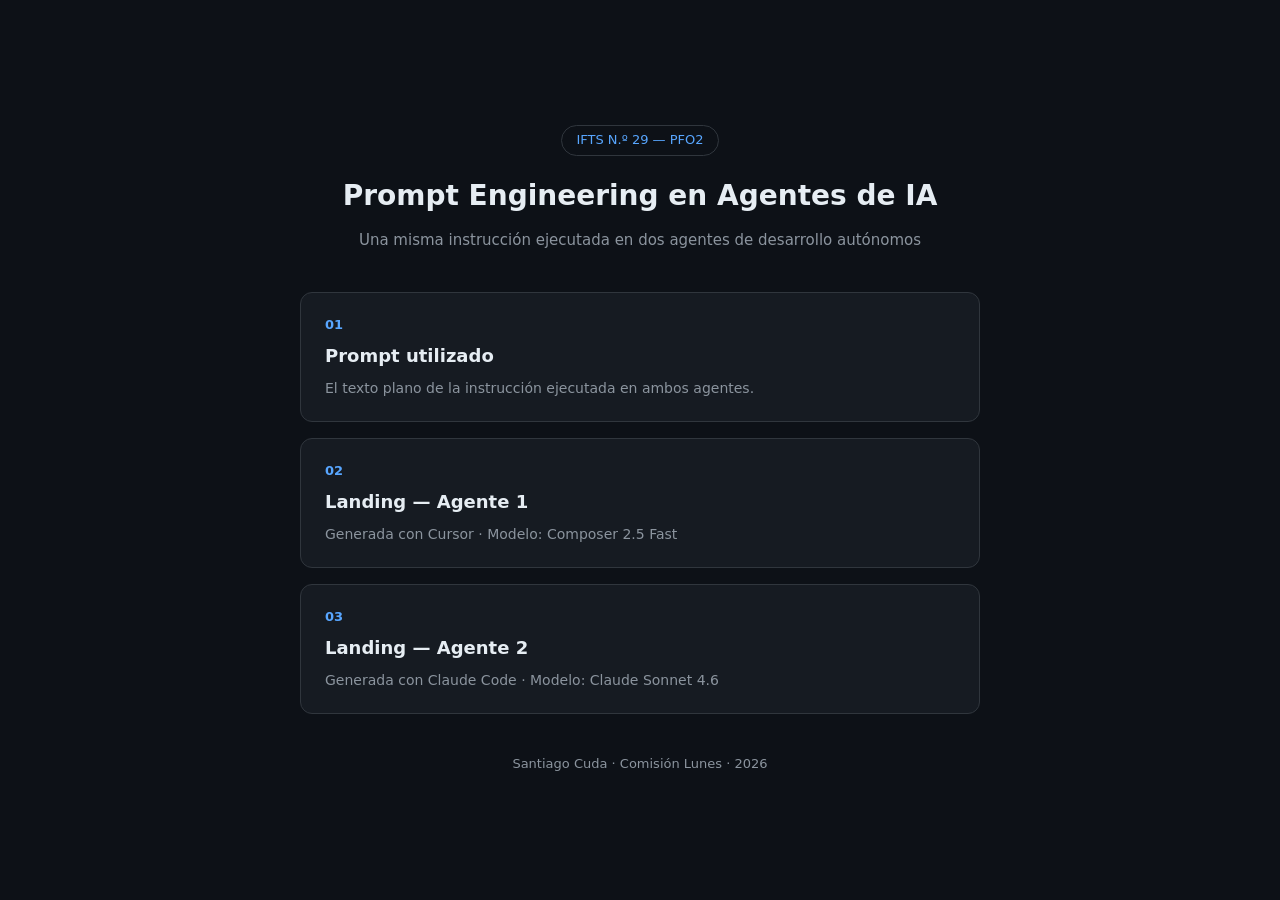
<file: index.html>
<!DOCTYPE html>
<html lang="es">
<head>
  <meta charset="UTF-8" />
  <meta name="viewport" content="width=device-width, initial-scale=1.0" />
  <title>PFO2 — Prompt Engineering en Agentes de IA</title>
  <style>
    :root {
      --bg: #0d1117;
      --surface: #161b22;
      --border: #30363d;
      --text: #e6edf3;
      --muted: #8b949e;
      --accent: #58a6ff;
    }
    * { margin: 0; padding: 0; box-sizing: border-box; }
    body {
      font-family: system-ui, -apple-system, "Segoe UI", Roboto, sans-serif;
      background: var(--bg);
      color: var(--text);
      min-height: 100vh;
      display: flex;
      align-items: center;
      justify-content: center;
      padding: 24px;
      line-height: 1.6;
    }
    .container {
      width: 100%;
      max-width: 680px;
    }
    header { text-align: center; margin-bottom: 40px; }
    .tag {
      display: inline-block;
      font-size: 13px;
      color: var(--accent);
      border: 1px solid var(--border);
      border-radius: 999px;
      padding: 4px 14px;
      margin-bottom: 18px;
    }
    h1 { font-size: 28px; font-weight: 600; margin-bottom: 10px; }
    header p { color: var(--muted); font-size: 15px; }
    .cards { display: flex; flex-direction: column; gap: 16px; }
    .card {
      display: block;
      background: var(--surface);
      border: 1px solid var(--border);
      border-radius: 12px;
      padding: 22px 24px;
      text-decoration: none;
      color: inherit;
      transition: border-color .2s, transform .2s;
    }
    .card:hover { border-color: var(--accent); transform: translateY(-2px); }
    .card .num {
      font-size: 13px;
      color: var(--accent);
      font-weight: 600;
      margin-bottom: 6px;
    }
    .card h2 { font-size: 18px; font-weight: 600; margin-bottom: 6px; }
    .card p { color: var(--muted); font-size: 14px; }
    footer {
      text-align: center;
      margin-top: 40px;
      color: var(--muted);
      font-size: 13px;
    }
  </style>
</head>
<body>
  <div class="container">
    <header>
      <span class="tag">IFTS N.º 29 — PFO2</span>
      <h1>Prompt Engineering en Agentes de IA</h1>
      <p>Una misma instrucción ejecutada en dos agentes de desarrollo autónomos</p>
    </header>

    <div class="cards">
      <a class="card" href="prompt.txt" target="_blank">
        <div class="num">01</div>
        <h2>Prompt utilizado</h2>
        <p>El texto plano de la instrucción ejecutada en ambos agentes.</p>
      </a>

      <a class="card" href="cursor_composer2.5/index.html" target="_blank">
        <div class="num">02</div>
        <h2>Landing — Agente 1</h2>
        <p>Generada con Cursor · Modelo: Composer 2.5 Fast</p>
      </a>

      <a class="card" href="claudecode_sonnet4.6/index.html" target="_blank">
        <div class="num">03</div>
        <h2>Landing — Agente 2</h2>
        <p>Generada con Claude Code · Modelo: Claude Sonnet 4.6</p>
      </a>
    </div>

    <footer>
      Santiago Cuda · Comisión Lunes · 2026
    </footer>
  </div>
</body>
</html>
</file>
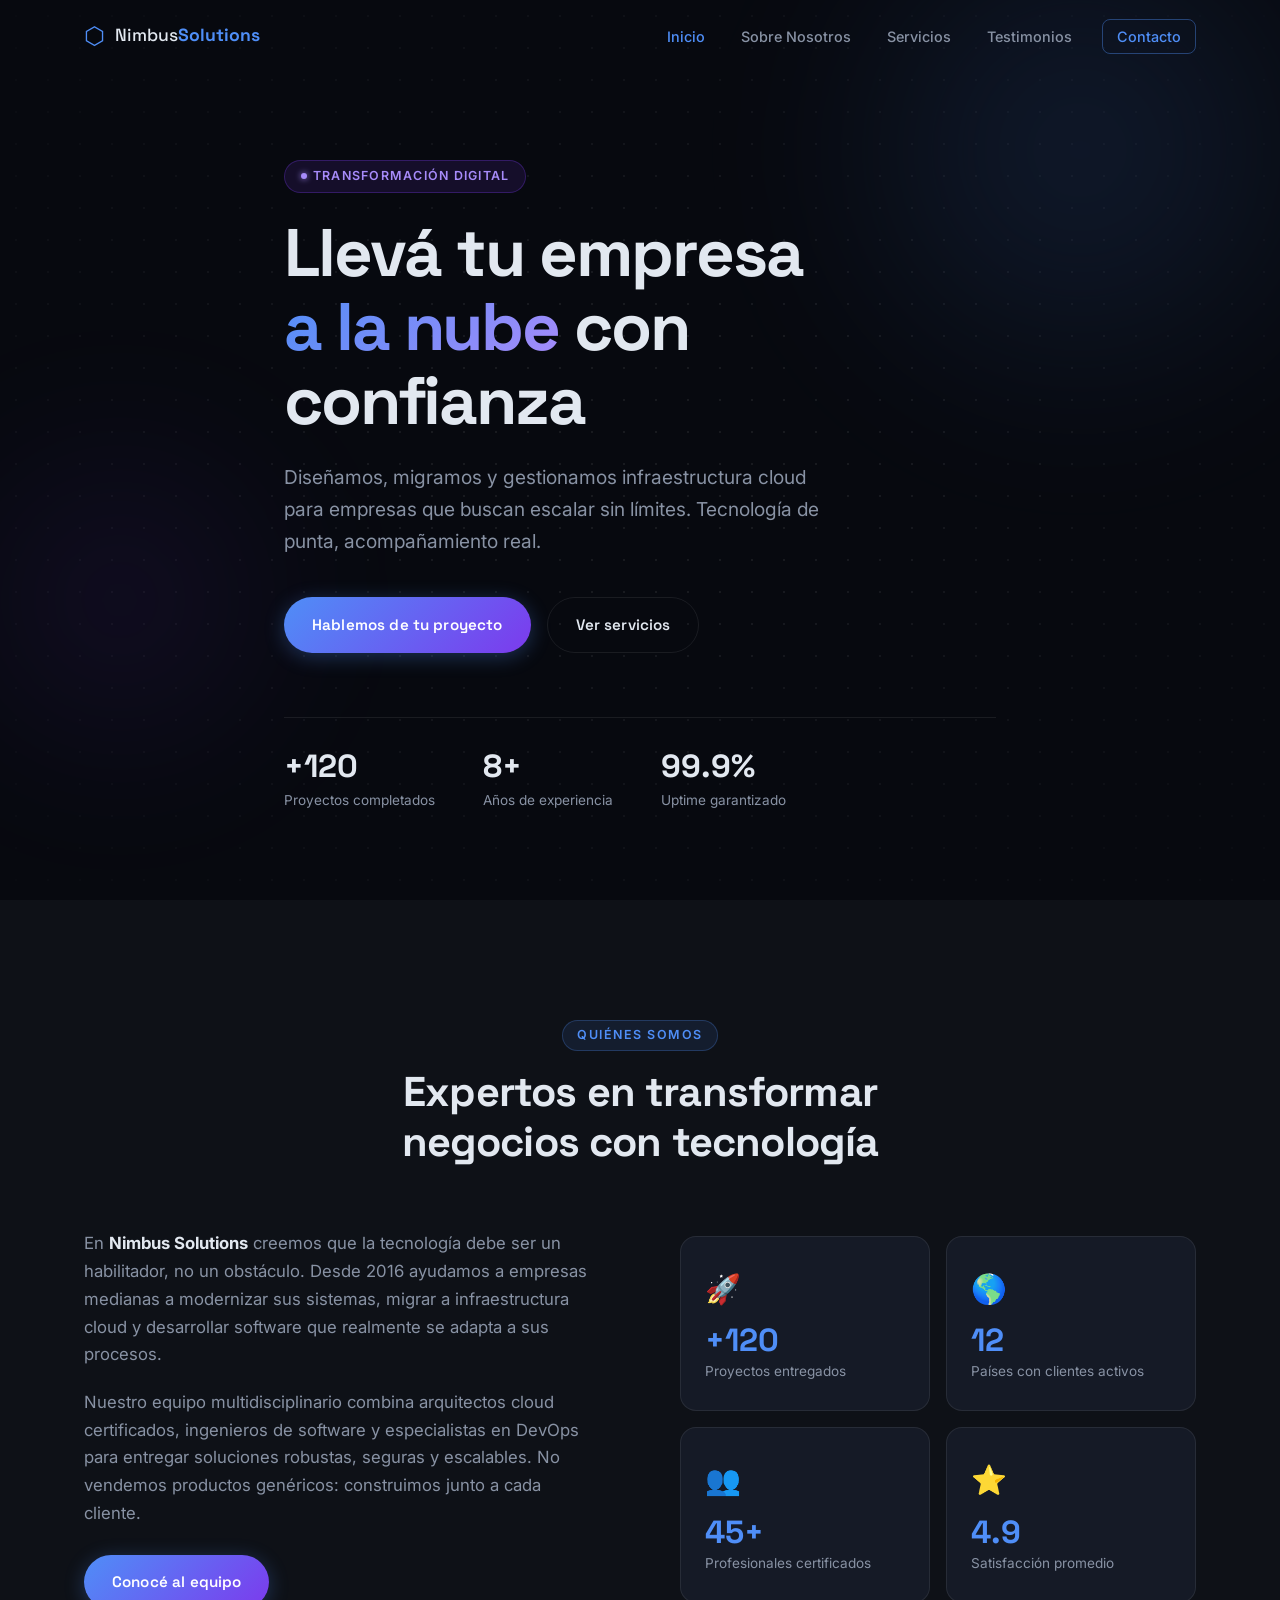
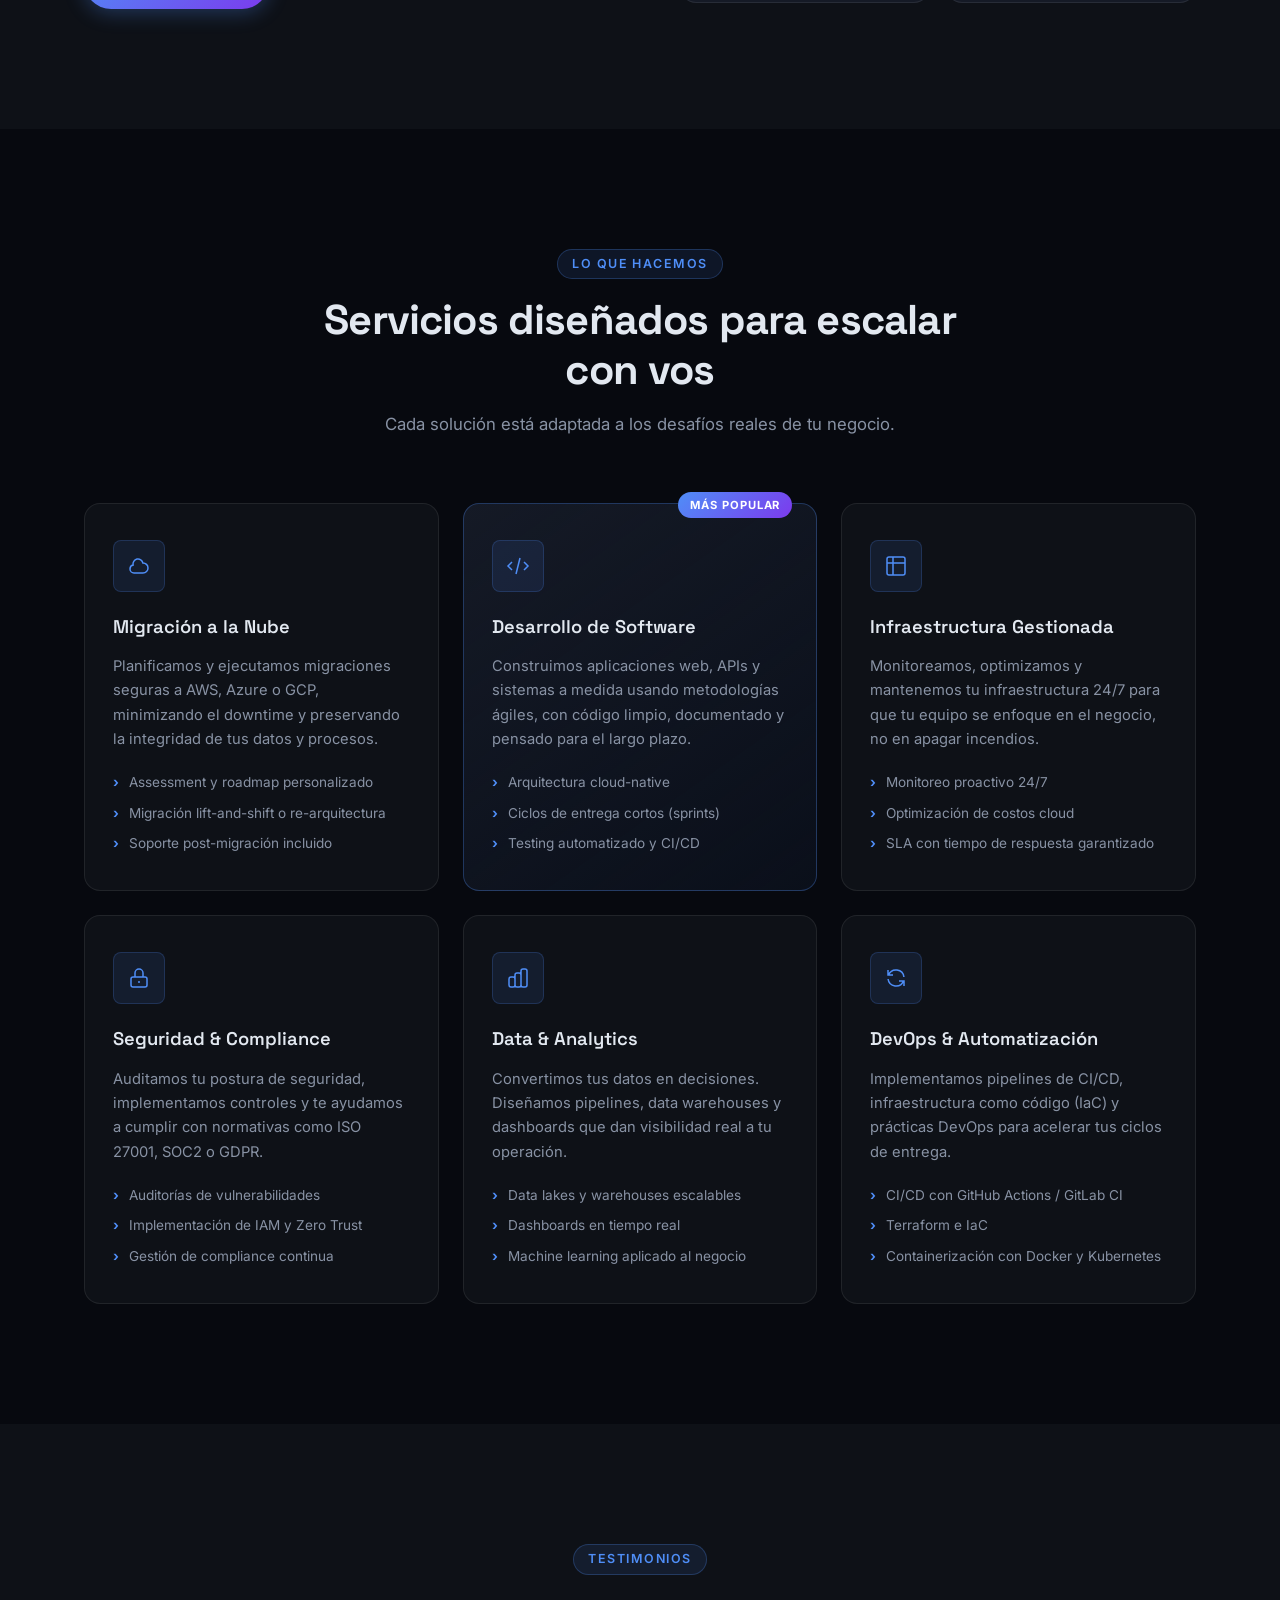
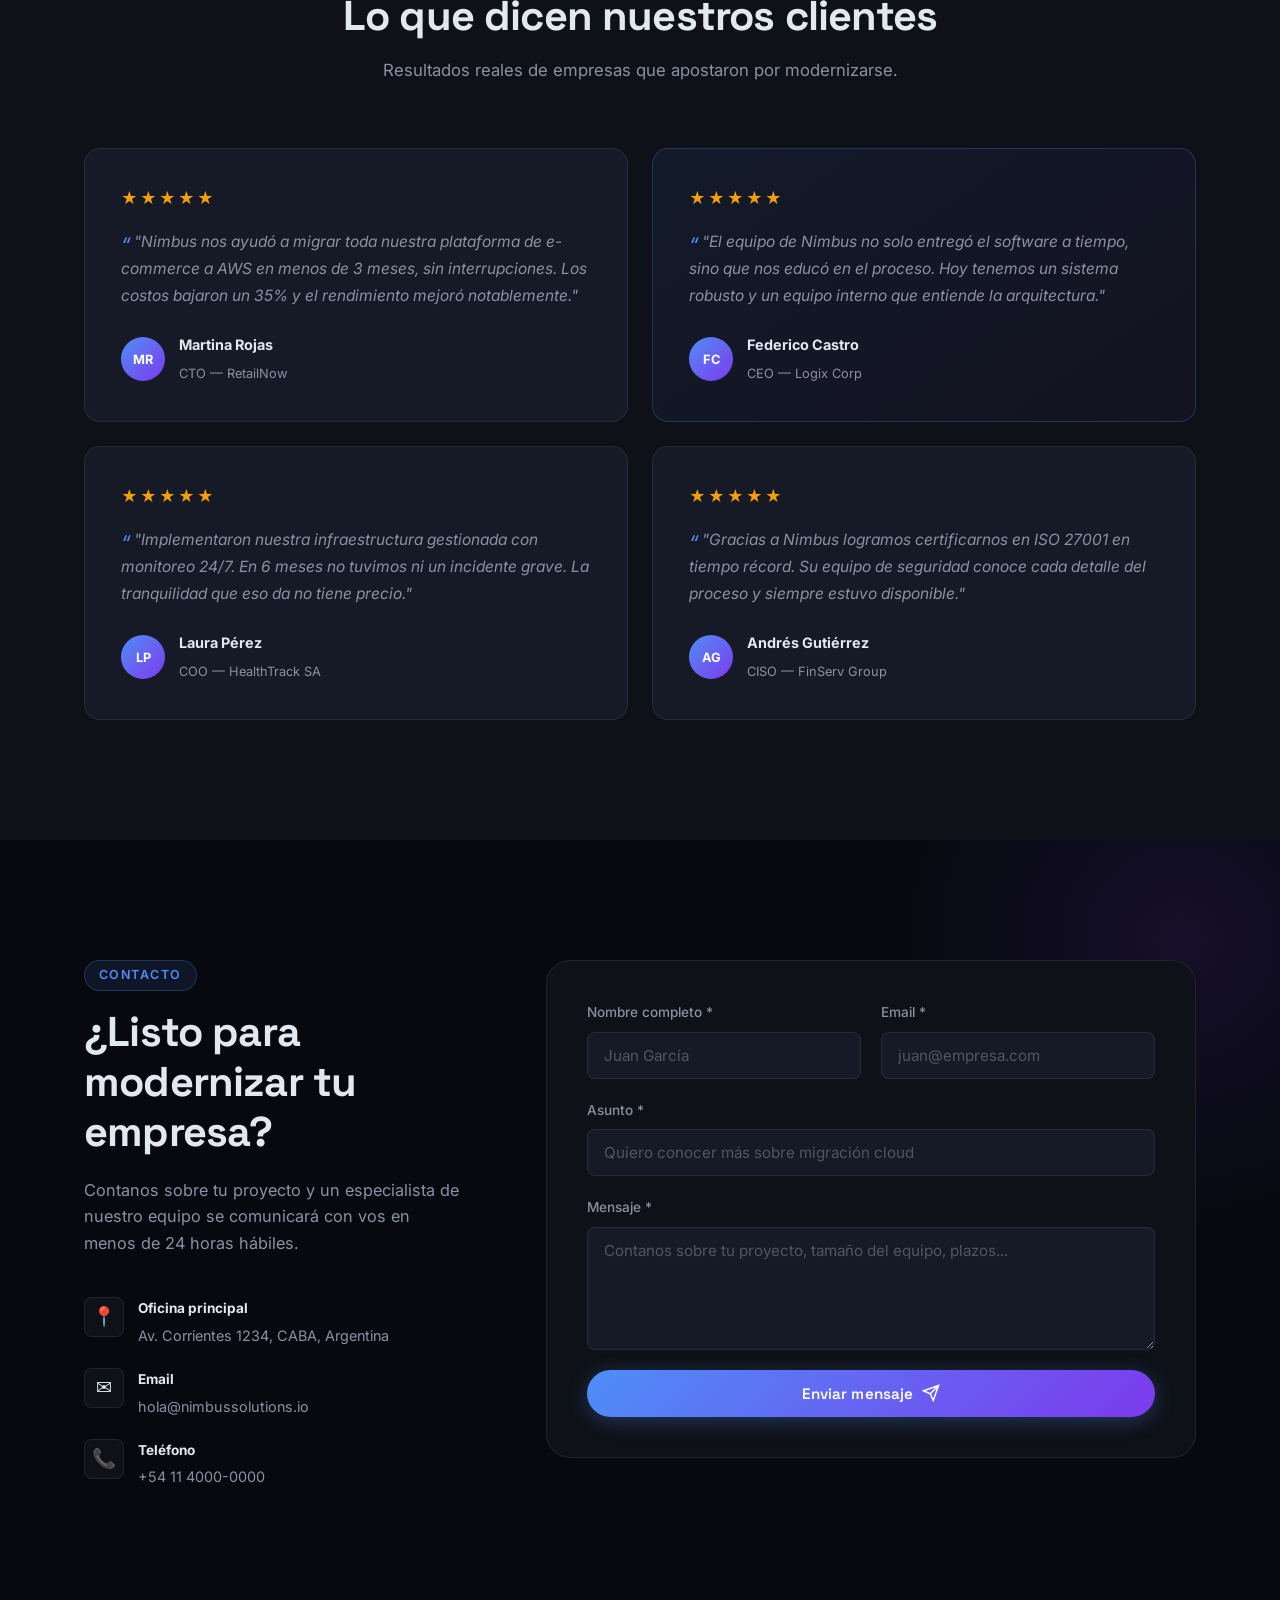
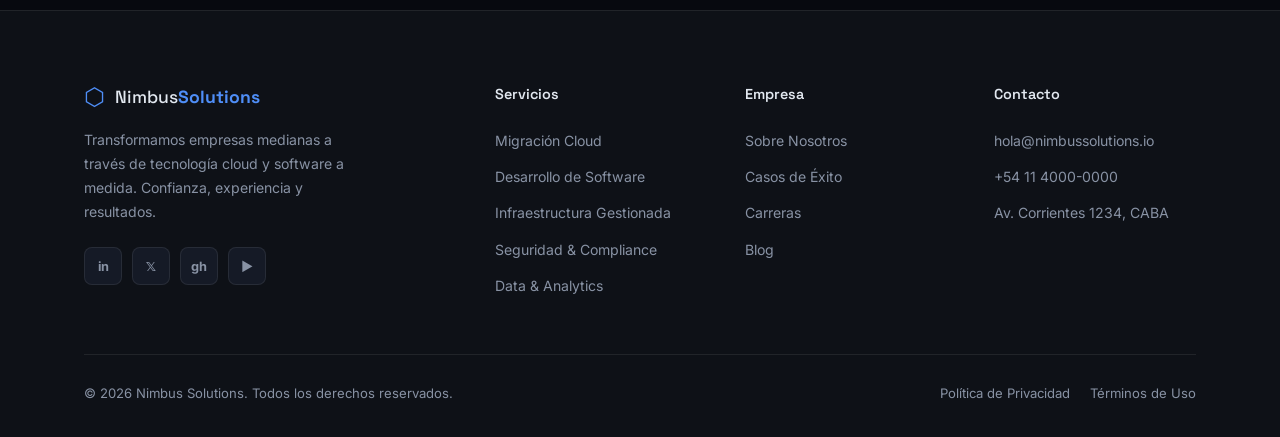
<file: claudecode_sonnet4.6/index.html>
<!DOCTYPE html>
<html lang="es">
<head>
  <meta charset="UTF-8" />
  <meta name="viewport" content="width=device-width, initial-scale=1.0" />
  <title>Nimbus Solutions — Cloud & Software Consulting</title>
  <link rel="preconnect" href="https://fonts.googleapis.com" />
  <link rel="preconnect" href="https://fonts.gstatic.com" crossorigin />
  <link href="https://fonts.googleapis.com/css2?family=Inter:wght@300;400;500;600;700;800&family=Space+Grotesk:wght@400;500;600;700&display=swap" rel="stylesheet" />
  <link rel="stylesheet" href="styles.css" />
</head>
<body>

  <!-- ============================
       HEADER / NAVEGACIÓN
  ============================= -->
  <header class="header" id="header">
    <nav class="nav container">
      <a href="#inicio" class="nav__logo">
        <span class="logo-icon">⬡</span>
        <span class="logo-text">Nimbus<strong>Solutions</strong></span>
      </a>

      <ul class="nav__menu" id="nav-menu">
        <li><a href="#inicio"        class="nav__link">Inicio</a></li>
        <li><a href="#sobre-nosotros" class="nav__link">Sobre Nosotros</a></li>
        <li><a href="#servicios"     class="nav__link">Servicios</a></li>
        <li><a href="#testimonios"   class="nav__link">Testimonios</a></li>
        <li><a href="#contacto"      class="nav__link nav__link--cta">Contacto</a></li>
      </ul>

      <button class="nav__hamburger" id="hamburger" aria-label="Abrir menú" aria-expanded="false">
        <span></span>
        <span></span>
        <span></span>
      </button>
    </nav>
  </header>

  <main>

    <!-- ============================
         HERO SECTION
    ============================= -->
    <section class="hero" id="inicio">
      <div class="hero__bg">
        <div class="hero__grid"></div>
        <div class="hero__orb hero__orb--1"></div>
        <div class="hero__orb hero__orb--2"></div>
      </div>
      <div class="hero__content container">
        <span class="hero__badge">Transformación Digital</span>
        <h1 class="hero__title">
          Llevá tu empresa<br />
          <span class="gradient-text">a la nube</span> con confianza
        </h1>
        <p class="hero__subtitle">
          Diseñamos, migramos y gestionamos infraestructura cloud para empresas que buscan escalar sin límites. Tecnología de punta, acompañamiento real.
        </p>
        <div class="hero__actions">
          <a href="#contacto" class="btn btn--primary">Hablemos de tu proyecto</a>
          <a href="#servicios" class="btn btn--ghost">Ver servicios</a>
        </div>
        <div class="hero__stats">
          <div class="hero__stat">
            <strong>+120</strong>
            <span>Proyectos completados</span>
          </div>
          <div class="hero__stat">
            <strong>8+</strong>
            <span>Años de experiencia</span>
          </div>
          <div class="hero__stat">
            <strong>99.9%</strong>
            <span>Uptime garantizado</span>
          </div>
        </div>
      </div>
    </section>

    <!-- ============================
         SOBRE NOSOTROS
    ============================= -->
    <section class="about" id="sobre-nosotros">
      <div class="container">
        <div class="section-header reveal">
          <span class="section-tag">Quiénes somos</span>
          <h2 class="section-title">Expertos en transformar negocios con tecnología</h2>
        </div>

        <div class="about__grid">
          <div class="about__text reveal">
            <p>
              En <strong>Nimbus Solutions</strong> creemos que la tecnología debe ser un habilitador, no un obstáculo. Desde 2016 ayudamos a empresas medianas a modernizar sus sistemas, migrar a infraestructura cloud y desarrollar software que realmente se adapta a sus procesos.
            </p>
            <p>
              Nuestro equipo multidisciplinario combina arquitectos cloud certificados, ingenieros de software y especialistas en DevOps para entregar soluciones robustas, seguras y escalables. No vendemos productos genéricos: construimos junto a cada cliente.
            </p>
            <a href="#contacto" class="btn btn--primary">Conocé al equipo</a>
          </div>

          <div class="about__metrics reveal">
            <div class="metric-card">
              <div class="metric-card__icon">🚀</div>
              <div class="metric-card__number">+120</div>
              <div class="metric-card__label">Proyectos entregados</div>
            </div>
            <div class="metric-card">
              <div class="metric-card__icon">🌎</div>
              <div class="metric-card__number">12</div>
              <div class="metric-card__label">Países con clientes activos</div>
            </div>
            <div class="metric-card">
              <div class="metric-card__icon">👥</div>
              <div class="metric-card__number">45+</div>
              <div class="metric-card__label">Profesionales certificados</div>
            </div>
            <div class="metric-card">
              <div class="metric-card__icon">⭐</div>
              <div class="metric-card__number">4.9</div>
              <div class="metric-card__label">Satisfacción promedio</div>
            </div>
          </div>
        </div>
      </div>
    </section>

    <!-- ============================
         SERVICIOS
    ============================= -->
    <section class="services" id="servicios">
      <div class="container">
        <div class="section-header reveal">
          <span class="section-tag">Lo que hacemos</span>
          <h2 class="section-title">Servicios diseñados para escalar con vos</h2>
          <p class="section-subtitle">Cada solución está adaptada a los desafíos reales de tu negocio.</p>
        </div>

        <div class="services__grid">

          <div class="service-card reveal">
            <div class="service-card__icon">
              <svg viewBox="0 0 24 24" fill="none" stroke="currentColor" stroke-width="1.5">
                <path d="M3 15a4 4 0 004 4h9a5 5 0 10-.1-9.999 5.002 5.002 0 10-9.78 2.096A4.001 4.001 0 003 15z"/>
              </svg>
            </div>
            <h3 class="service-card__title">Migración a la Nube</h3>
            <p class="service-card__desc">Planificamos y ejecutamos migraciones seguras a AWS, Azure o GCP, minimizando el downtime y preservando la integridad de tus datos y procesos.</p>
            <ul class="service-card__features">
              <li>Assessment y roadmap personalizado</li>
              <li>Migración lift-and-shift o re-arquitectura</li>
              <li>Soporte post-migración incluido</li>
            </ul>
          </div>

          <div class="service-card service-card--featured reveal">
            <div class="service-card__badge">Más popular</div>
            <div class="service-card__icon">
              <svg viewBox="0 0 24 24" fill="none" stroke="currentColor" stroke-width="1.5">
                <path d="M10 20l4-16m4 4l4 4-4 4M6 16l-4-4 4-4"/>
              </svg>
            </div>
            <h3 class="service-card__title">Desarrollo de Software</h3>
            <p class="service-card__desc">Construimos aplicaciones web, APIs y sistemas a medida usando metodologías ágiles, con código limpio, documentado y pensado para el largo plazo.</p>
            <ul class="service-card__features">
              <li>Arquitectura cloud-native</li>
              <li>Ciclos de entrega cortos (sprints)</li>
              <li>Testing automatizado y CI/CD</li>
            </ul>
          </div>

          <div class="service-card reveal">
            <div class="service-card__icon">
              <svg viewBox="0 0 24 24" fill="none" stroke="currentColor" stroke-width="1.5">
                <path d="M9 3H5a2 2 0 00-2 2v4m6-6h10a2 2 0 012 2v4M9 3v18m0 0h10a2 2 0 002-2V9M9 21H5a2 2 0 01-2-2V9m0 0h18"/>
              </svg>
            </div>
            <h3 class="service-card__title">Infraestructura Gestionada</h3>
            <p class="service-card__desc">Monitoreamos, optimizamos y mantenemos tu infraestructura 24/7 para que tu equipo se enfoque en el negocio, no en apagar incendios.</p>
            <ul class="service-card__features">
              <li>Monitoreo proactivo 24/7</li>
              <li>Optimización de costos cloud</li>
              <li>SLA con tiempo de respuesta garantizado</li>
            </ul>
          </div>

          <div class="service-card reveal">
            <div class="service-card__icon">
              <svg viewBox="0 0 24 24" fill="none" stroke="currentColor" stroke-width="1.5">
                <path d="M12 15v2m-6 4h12a2 2 0 002-2v-6a2 2 0 00-2-2H6a2 2 0 00-2 2v6a2 2 0 002 2zm10-10V7a4 4 0 00-8 0v4h8z"/>
              </svg>
            </div>
            <h3 class="service-card__title">Seguridad & Compliance</h3>
            <p class="service-card__desc">Auditamos tu postura de seguridad, implementamos controles y te ayudamos a cumplir con normativas como ISO 27001, SOC2 o GDPR.</p>
            <ul class="service-card__features">
              <li>Auditorías de vulnerabilidades</li>
              <li>Implementación de IAM y Zero Trust</li>
              <li>Gestión de compliance continua</li>
            </ul>
          </div>

          <div class="service-card reveal">
            <div class="service-card__icon">
              <svg viewBox="0 0 24 24" fill="none" stroke="currentColor" stroke-width="1.5">
                <path d="M9 19v-6a2 2 0 00-2-2H5a2 2 0 00-2 2v6a2 2 0 002 2h2a2 2 0 002-2zm0 0V9a2 2 0 012-2h2a2 2 0 012 2v10m-6 0a2 2 0 002 2h2a2 2 0 002-2m0 0V5a2 2 0 012-2h2a2 2 0 012 2v14a2 2 0 01-2 2h-2a2 2 0 01-2-2z"/>
              </svg>
            </div>
            <h3 class="service-card__title">Data & Analytics</h3>
            <p class="service-card__desc">Convertimos tus datos en decisiones. Diseñamos pipelines, data warehouses y dashboards que dan visibilidad real a tu operación.</p>
            <ul class="service-card__features">
              <li>Data lakes y warehouses escalables</li>
              <li>Dashboards en tiempo real</li>
              <li>Machine learning aplicado al negocio</li>
            </ul>
          </div>

          <div class="service-card reveal">
            <div class="service-card__icon">
              <svg viewBox="0 0 24 24" fill="none" stroke="currentColor" stroke-width="1.5">
                <path d="M4 4v5h.582m15.356 2A8.001 8.001 0 004.582 9m0 0H9m11 11v-5h-.581m0 0a8.003 8.003 0 01-15.357-2m15.357 2H15"/>
              </svg>
            </div>
            <h3 class="service-card__title">DevOps & Automatización</h3>
            <p class="service-card__desc">Implementamos pipelines de CI/CD, infraestructura como código (IaC) y prácticas DevOps para acelerar tus ciclos de entrega.</p>
            <ul class="service-card__features">
              <li>CI/CD con GitHub Actions / GitLab CI</li>
              <li>Terraform e IaC</li>
              <li>Containerización con Docker y Kubernetes</li>
            </ul>
          </div>

        </div>
      </div>
    </section>

    <!-- ============================
         TESTIMONIOS
    ============================= -->
    <section class="testimonials" id="testimonios">
      <div class="container">
        <div class="section-header reveal">
          <span class="section-tag">Testimonios</span>
          <h2 class="section-title">Lo que dicen nuestros clientes</h2>
          <p class="section-subtitle">Resultados reales de empresas que apostaron por modernizarse.</p>
        </div>

        <div class="testimonials__grid">

          <div class="testimonial-card reveal">
            <div class="testimonial-card__stars">★★★★★</div>
            <blockquote class="testimonial-card__quote">
              "Nimbus nos ayudó a migrar toda nuestra plataforma de e-commerce a AWS en menos de 3 meses, sin interrupciones. Los costos bajaron un 35% y el rendimiento mejoró notablemente."
            </blockquote>
            <div class="testimonial-card__author">
              <div class="testimonial-card__avatar">MR</div>
              <div>
                <strong>Martina Rojas</strong>
                <span>CTO — RetailNow</span>
              </div>
            </div>
          </div>

          <div class="testimonial-card testimonial-card--highlight reveal">
            <div class="testimonial-card__stars">★★★★★</div>
            <blockquote class="testimonial-card__quote">
              "El equipo de Nimbus no solo entregó el software a tiempo, sino que nos educó en el proceso. Hoy tenemos un sistema robusto y un equipo interno que entiende la arquitectura."
            </blockquote>
            <div class="testimonial-card__author">
              <div class="testimonial-card__avatar">FC</div>
              <div>
                <strong>Federico Castro</strong>
                <span>CEO — Logix Corp</span>
              </div>
            </div>
          </div>

          <div class="testimonial-card reveal">
            <div class="testimonial-card__stars">★★★★★</div>
            <blockquote class="testimonial-card__quote">
              "Implementaron nuestra infraestructura gestionada con monitoreo 24/7. En 6 meses no tuvimos ni un incidente grave. La tranquilidad que eso da no tiene precio."
            </blockquote>
            <div class="testimonial-card__author">
              <div class="testimonial-card__avatar">LP</div>
              <div>
                <strong>Laura Pérez</strong>
                <span>COO — HealthTrack SA</span>
              </div>
            </div>
          </div>

          <div class="testimonial-card reveal">
            <div class="testimonial-card__stars">★★★★★</div>
            <blockquote class="testimonial-card__quote">
              "Gracias a Nimbus logramos certificarnos en ISO 27001 en tiempo récord. Su equipo de seguridad conoce cada detalle del proceso y siempre estuvo disponible."
            </blockquote>
            <div class="testimonial-card__author">
              <div class="testimonial-card__avatar">AG</div>
              <div>
                <strong>Andrés Gutiérrez</strong>
                <span>CISO — FinServ Group</span>
              </div>
            </div>
          </div>

        </div>
      </div>
    </section>

    <!-- ============================
         CONTACTO
    ============================= -->
    <section class="contact" id="contacto">
      <div class="container">
        <div class="contact__wrapper">
          <div class="contact__info reveal">
            <span class="section-tag">Contacto</span>
            <h2 class="section-title">¿Listo para modernizar tu empresa?</h2>
            <p>Contanos sobre tu proyecto y un especialista de nuestro equipo se comunicará con vos en menos de 24 horas hábiles.</p>

            <div class="contact__details">
              <div class="contact__detail">
                <div class="contact__detail-icon">📍</div>
                <div>
                  <strong>Oficina principal</strong>
                  <span>Av. Corrientes 1234, CABA, Argentina</span>
                </div>
              </div>
              <div class="contact__detail">
                <div class="contact__detail-icon">✉️</div>
                <div>
                  <strong>Email</strong>
                  <span>hola@nimbussolutions.io</span>
                </div>
              </div>
              <div class="contact__detail">
                <div class="contact__detail-icon">📞</div>
                <div>
                  <strong>Teléfono</strong>
                  <span>+54 11 4000-0000</span>
                </div>
              </div>
            </div>
          </div>

          <form class="contact__form reveal" id="contact-form" novalidate>
            <div class="form__row">
              <div class="form__group">
                <label for="name">Nombre completo *</label>
                <input type="text" id="name" name="name" placeholder="Juan García" required />
              </div>
              <div class="form__group">
                <label for="email">Email *</label>
                <input type="email" id="email" name="email" placeholder="juan@empresa.com" required />
              </div>
            </div>
            <div class="form__group">
              <label for="subject">Asunto *</label>
              <input type="text" id="subject" name="subject" placeholder="Quiero conocer más sobre migración cloud" required />
            </div>
            <div class="form__group">
              <label for="message">Mensaje *</label>
              <textarea id="message" name="message" rows="5" placeholder="Contanos sobre tu proyecto, tamaño del equipo, plazos..." required></textarea>
            </div>
            <button type="submit" class="btn btn--primary btn--full">
              <span>Enviar mensaje</span>
              <svg viewBox="0 0 24 24" fill="none" stroke="currentColor" stroke-width="2" width="18" height="18">
                <path d="M22 2L11 13M22 2l-7 20-4-9-9-4 20-7z"/>
              </svg>
            </button>
            <div class="form__success" id="form-success" aria-live="polite"></div>
          </form>
        </div>
      </div>
    </section>

  </main>

  <!-- ============================
       FOOTER
  ============================= -->
  <footer class="footer">
    <div class="container">
      <div class="footer__grid">
        <div class="footer__brand">
          <a href="#inicio" class="nav__logo">
            <span class="logo-icon">⬡</span>
            <span class="logo-text">Nimbus<strong>Solutions</strong></span>
          </a>
          <p>Transformamos empresas medianas a través de tecnología cloud y software a medida. Confianza, experiencia y resultados.</p>
          <div class="footer__social">
            <a href="#" class="social-link" aria-label="LinkedIn">in</a>
            <a href="#" class="social-link" aria-label="Twitter/X">𝕏</a>
            <a href="#" class="social-link" aria-label="GitHub">gh</a>
            <a href="#" class="social-link" aria-label="YouTube">▶</a>
          </div>
        </div>

        <div class="footer__links">
          <h4>Servicios</h4>
          <ul>
            <li><a href="#servicios">Migración Cloud</a></li>
            <li><a href="#servicios">Desarrollo de Software</a></li>
            <li><a href="#servicios">Infraestructura Gestionada</a></li>
            <li><a href="#servicios">Seguridad & Compliance</a></li>
            <li><a href="#servicios">Data & Analytics</a></li>
          </ul>
        </div>

        <div class="footer__links">
          <h4>Empresa</h4>
          <ul>
            <li><a href="#sobre-nosotros">Sobre Nosotros</a></li>
            <li><a href="#testimonios">Casos de Éxito</a></li>
            <li><a href="#contacto">Carreras</a></li>
            <li><a href="#contacto">Blog</a></li>
          </ul>
        </div>

        <div class="footer__links">
          <h4>Contacto</h4>
          <ul>
            <li><a href="mailto:hola@nimbussolutions.io">hola@nimbussolutions.io</a></li>
            <li><a href="tel:+541140000000">+54 11 4000-0000</a></li>
            <li><span>Av. Corrientes 1234, CABA</span></li>
          </ul>
        </div>
      </div>

      <div class="footer__bottom">
        <p>&copy; 2026 Nimbus Solutions. Todos los derechos reservados.</p>
        <div class="footer__legal">
          <a href="#">Política de Privacidad</a>
          <a href="#">Términos de Uso</a>
        </div>
      </div>
    </div>
  </footer>

  <script src="script.js"></script>
</body>
</html>
</file>
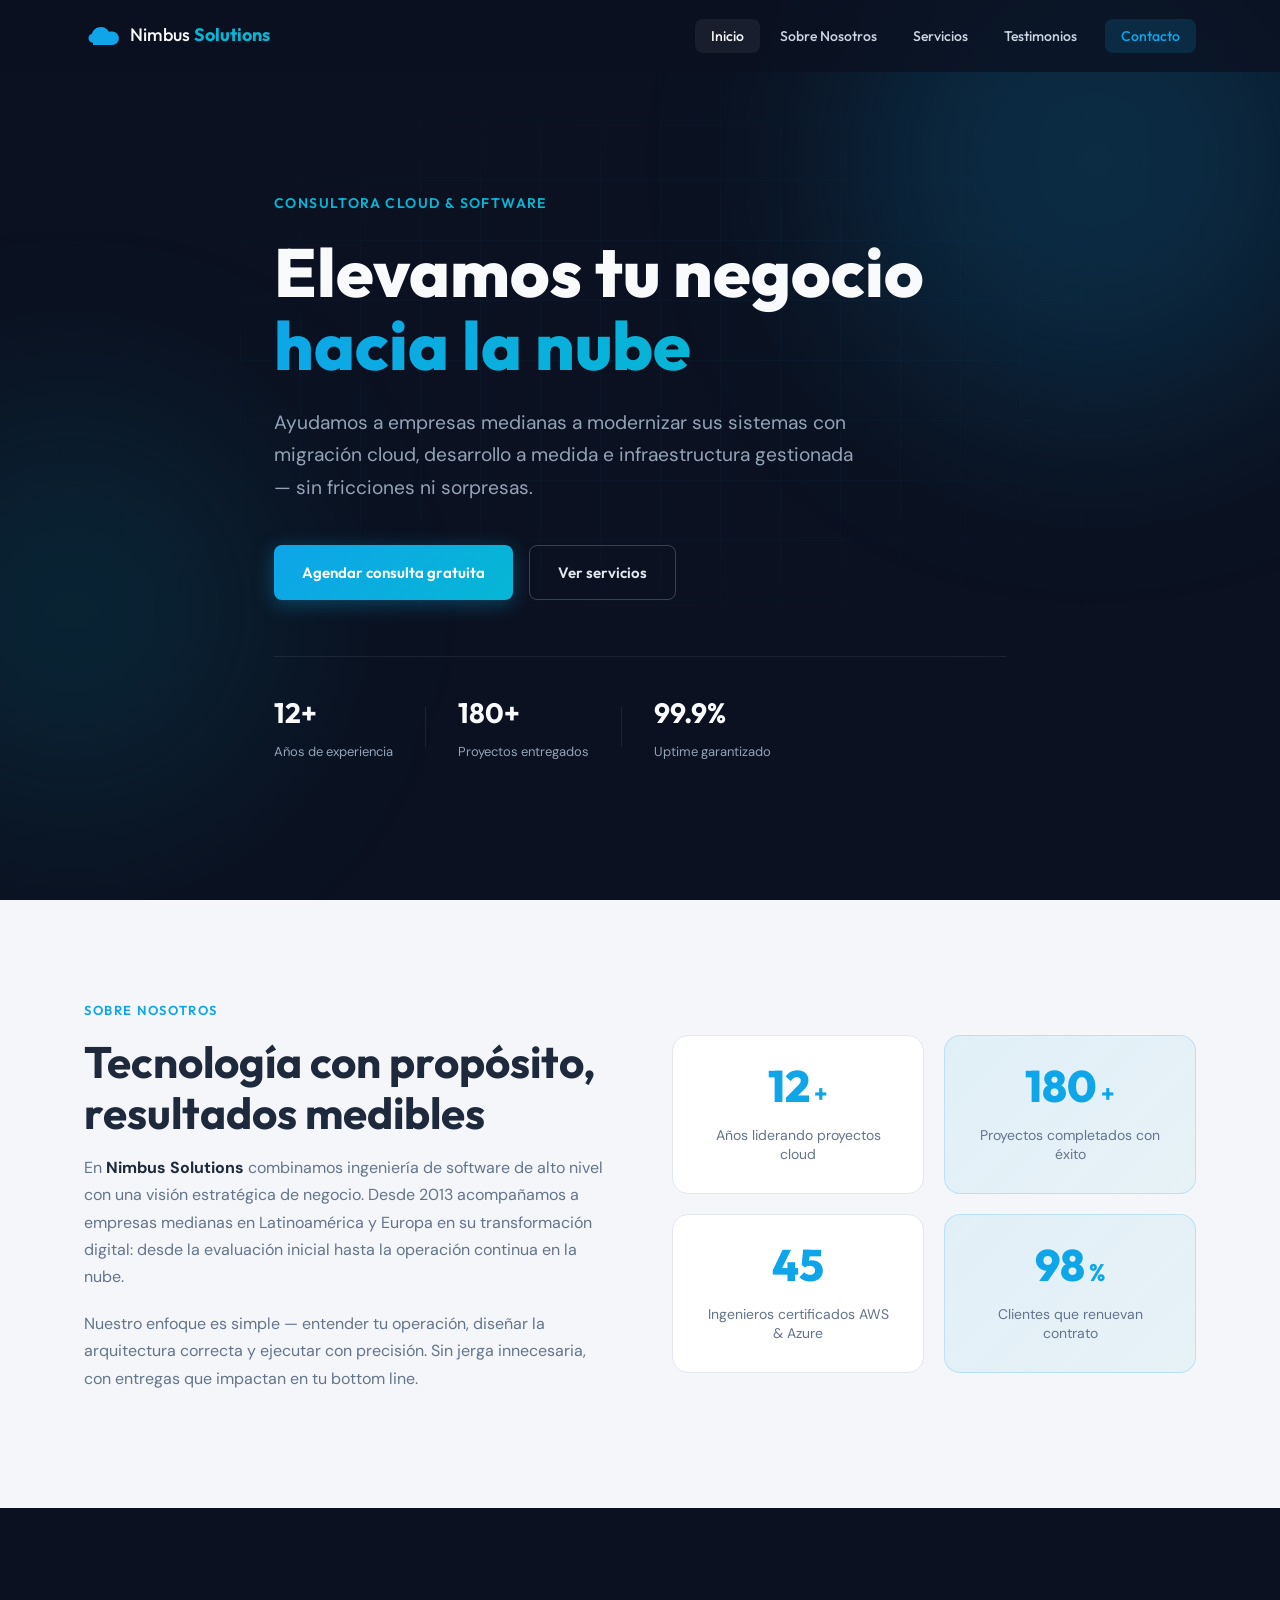
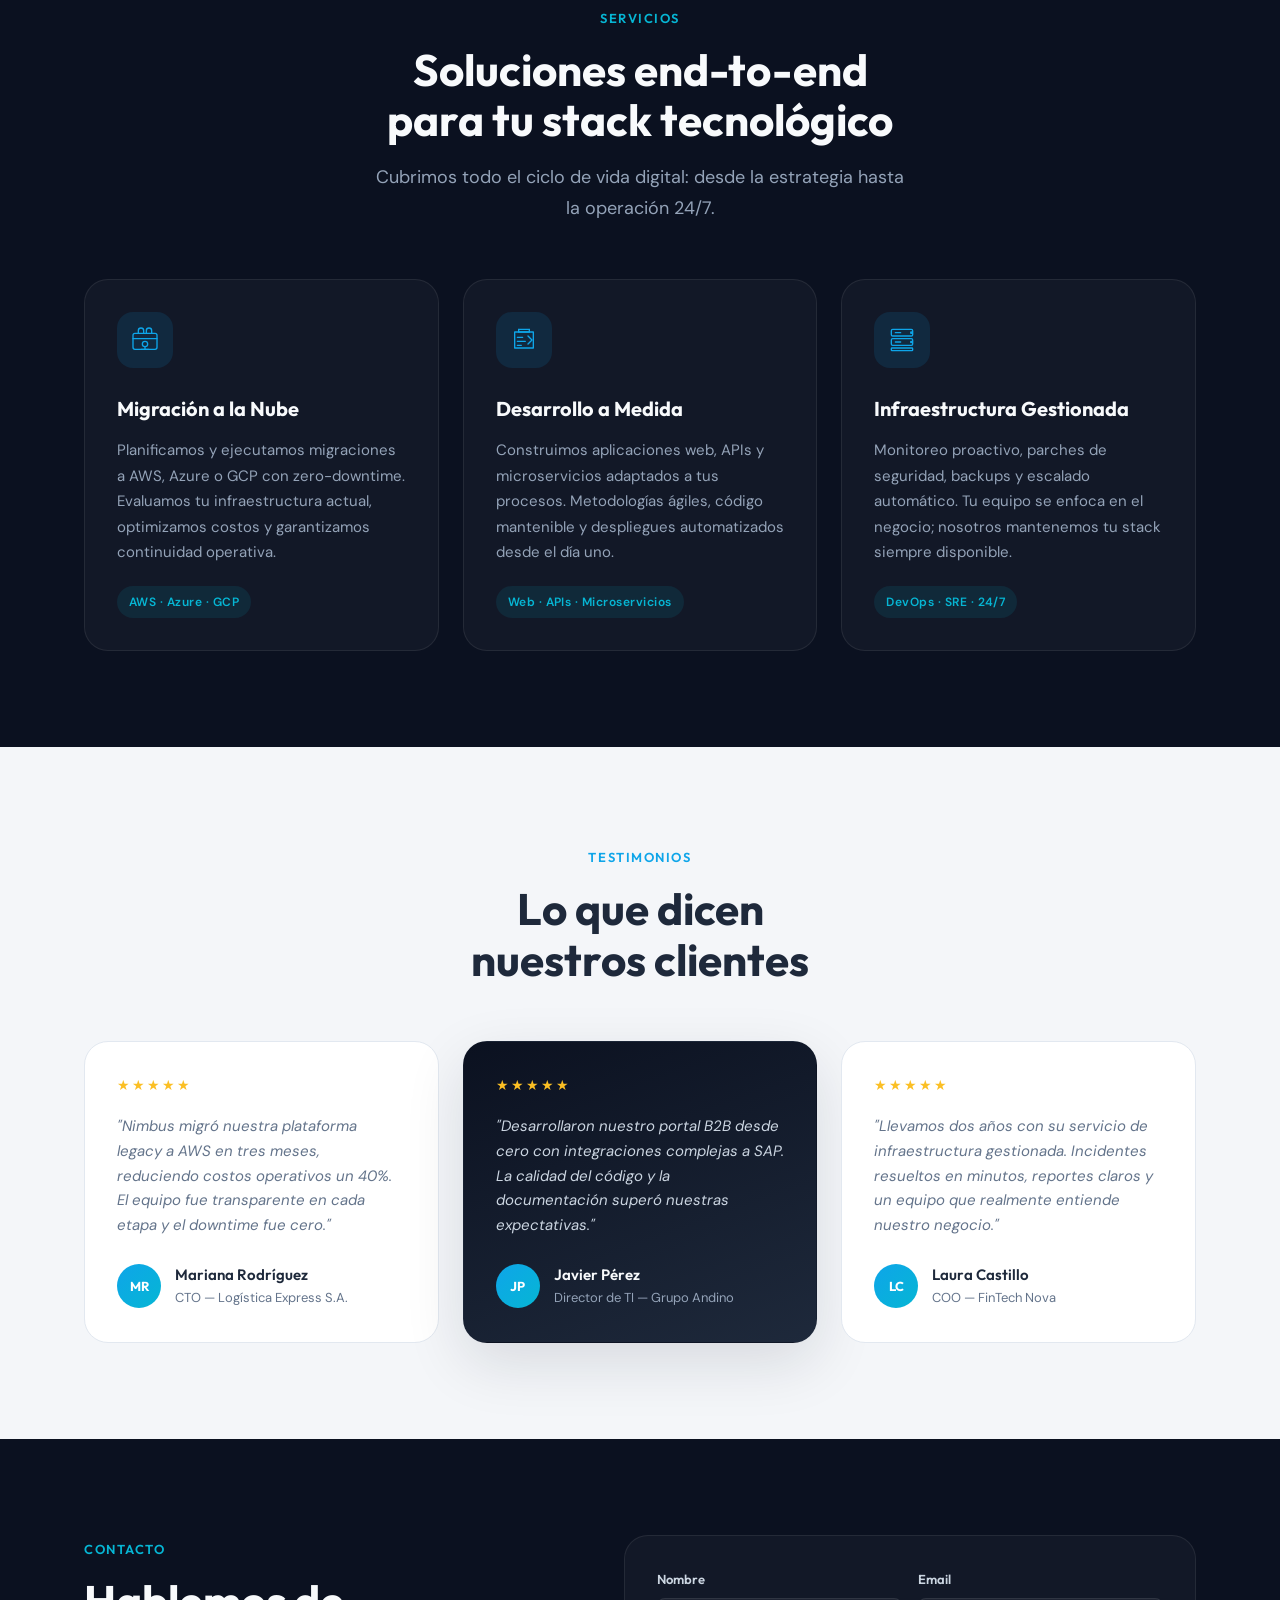
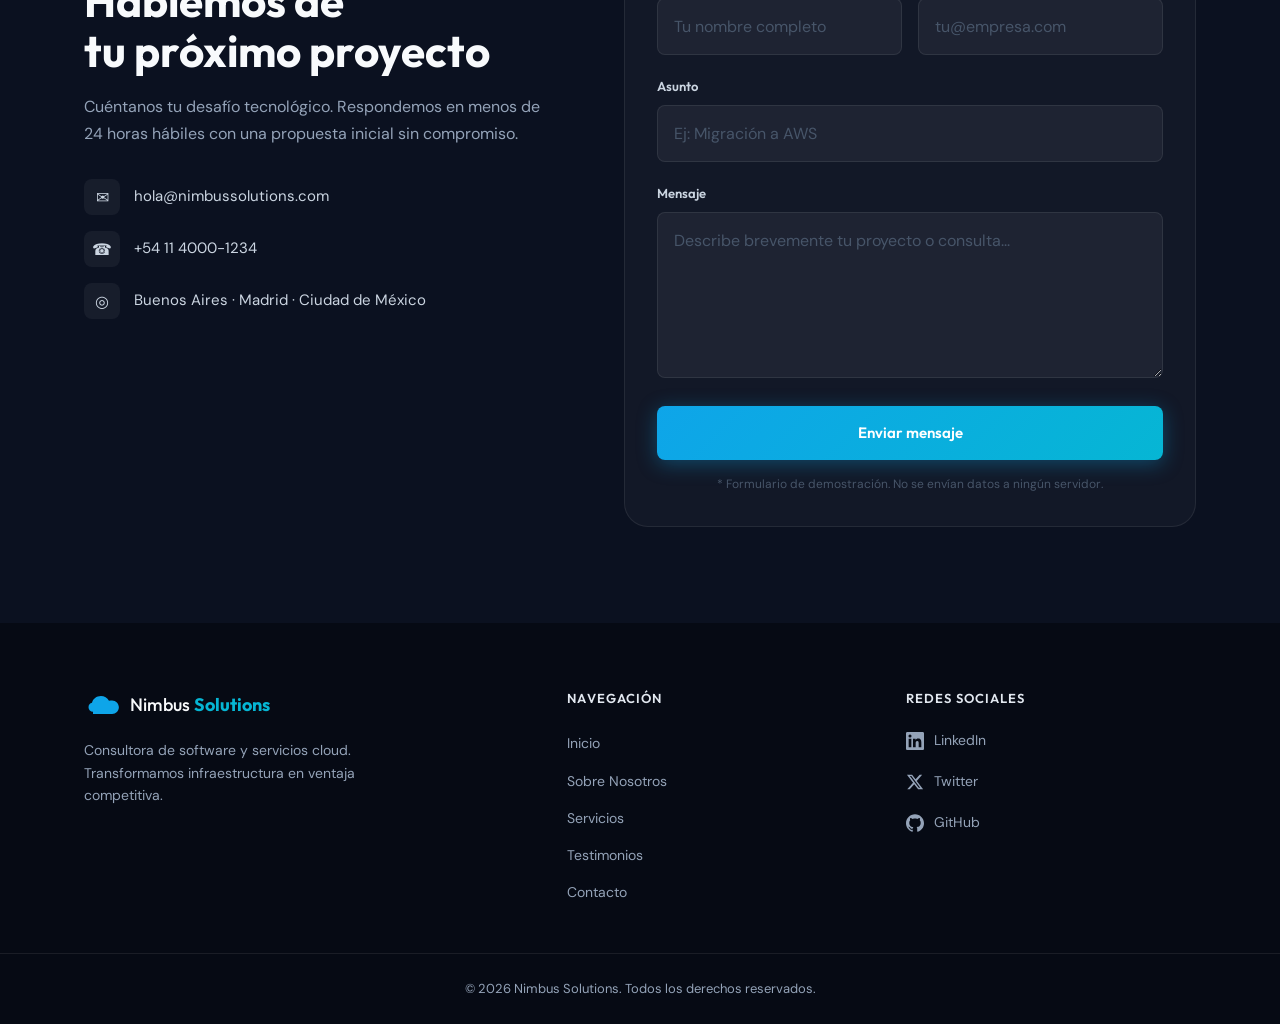
<file: cursor_composer2.5/index.html>
<!DOCTYPE html>
<html lang="es">
<head>
  <meta charset="UTF-8">
  <meta name="viewport" content="width=device-width, initial-scale=1.0">
  <meta name="description" content="Nimbus Solutions — Consultora de software y servicios cloud. Migración, desarrollo a medida e infraestructura gestionada.">
  <title>Nimbus Solutions | Consultora Cloud & Software</title>
  <link rel="preconnect" href="https://fonts.googleapis.com">
  <link rel="preconnect" href="https://fonts.gstatic.com" crossorigin>
  <link href="https://fonts.googleapis.com/css2?family=DM+Sans:ital,opsz,wght@0,9..40,400;0,9..40,500;0,9..40,600;1,9..40,400&family=Outfit:wght@400;500;600;700;800&display=swap" rel="stylesheet">
  <link rel="stylesheet" href="styles.css">
</head>
<body>

  <!-- ========== HEADER / NAVEGACIÓN ========== -->
  <header class="header" id="header">
    <div class="container header__inner">
      <a href="#inicio" class="logo" aria-label="Nimbus Solutions — Inicio">
        <span class="logo__icon" aria-hidden="true">
          <svg viewBox="0 0 32 32" fill="none" xmlns="http://www.w3.org/2000/svg">
            <path d="M8 22c-2.2 0-4-1.8-4-4 0-1.9 1.3-3.5 3.1-3.9C7.8 10.5 11.2 8 15 8c3.1 0 5.8 1.7 7.2 4.2C23.1 12.1 24 12 25 12c3.3 0 6 2.7 6 6s-2.7 6-6 6H8z" fill="currentColor"/>
          </svg>
        </span>
        <span class="logo__text">Nimbus <strong>Solutions</strong></span>
      </a>

      <button class="nav-toggle" id="navToggle" aria-label="Abrir menú" aria-expanded="false" aria-controls="navMenu">
        <span class="nav-toggle__bar"></span>
        <span class="nav-toggle__bar"></span>
        <span class="nav-toggle__bar"></span>
      </button>

      <nav class="nav" id="navMenu" aria-label="Navegación principal">
        <ul class="nav__list">
          <li><a href="#inicio" class="nav__link">Inicio</a></li>
          <li><a href="#sobre-nosotros" class="nav__link">Sobre Nosotros</a></li>
          <li><a href="#servicios" class="nav__link">Servicios</a></li>
          <li><a href="#testimonios" class="nav__link">Testimonios</a></li>
          <li><a href="#contacto" class="nav__link nav__link--cta">Contacto</a></li>
        </ul>
      </nav>
    </div>
  </header>

  <main>

    <!-- ========== HERO ========== -->
    <section class="hero" id="inicio">
      <div class="hero__bg" aria-hidden="true">
        <div class="hero__grid"></div>
        <div class="hero__glow hero__glow--1"></div>
        <div class="hero__glow hero__glow--2"></div>
      </div>
      <div class="container hero__content">
        <p class="hero__eyebrow reveal">Consultora cloud &amp; software</p>
        <h1 class="hero__title reveal">
          Elevamos tu negocio<br>
          <span class="hero__title-accent">hacia la nube</span>
        </h1>
        <p class="hero__subtitle reveal">
          Ayudamos a empresas medianas a modernizar sus sistemas con migración cloud,
          desarrollo a medida e infraestructura gestionada — sin fricciones ni sorpresas.
        </p>
        <div class="hero__actions reveal">
          <a href="#contacto" class="btn btn--primary">Agendar consulta gratuita</a>
          <a href="#servicios" class="btn btn--ghost">Ver servicios</a>
        </div>
        <div class="hero__stats reveal">
          <div class="hero__stat">
            <span class="hero__stat-number">12+</span>
            <span class="hero__stat-label">Años de experiencia</span>
          </div>
          <div class="hero__stat-divider" aria-hidden="true"></div>
          <div class="hero__stat">
            <span class="hero__stat-number">180+</span>
            <span class="hero__stat-label">Proyectos entregados</span>
          </div>
          <div class="hero__stat-divider" aria-hidden="true"></div>
          <div class="hero__stat">
            <span class="hero__stat-number">99.9%</span>
            <span class="hero__stat-label">Uptime garantizado</span>
          </div>
        </div>
      </div>
    </section>

    <!-- ========== SOBRE NOSOTROS ========== -->
    <section class="about section" id="sobre-nosotros">
      <div class="container">
        <div class="about__grid">
          <div class="about__text reveal">
            <span class="section-label">Sobre Nosotros</span>
            <h2 class="section-title">Tecnología con propósito,<br>resultados medibles</h2>
            <p class="about__paragraph">
              En <strong>Nimbus Solutions</strong> combinamos ingeniería de software de alto nivel
              con una visión estratégica de negocio. Desde 2013 acompañamos a empresas medianas
              en Latinoamérica y Europa en su transformación digital: desde la evaluación inicial
              hasta la operación continua en la nube.
            </p>
            <p class="about__paragraph">
              Nuestro enfoque es simple — entender tu operación, diseñar la arquitectura correcta
              y ejecutar con precisión. Sin jerga innecesaria, con entregas que impactan en tu
              bottom line.
            </p>
          </div>
          <div class="about__highlights reveal">
            <div class="highlight-card">
              <span class="highlight-card__number" data-count="12">12</span>
              <span class="highlight-card__suffix">+</span>
              <p class="highlight-card__label">Años liderando proyectos cloud</p>
            </div>
            <div class="highlight-card highlight-card--accent">
              <span class="highlight-card__number" data-count="180">180</span>
              <span class="highlight-card__suffix">+</span>
              <p class="highlight-card__label">Proyectos completados con éxito</p>
            </div>
            <div class="highlight-card">
              <span class="highlight-card__number" data-count="45">45</span>
              <span class="highlight-card__suffix"></span>
              <p class="highlight-card__label">Ingenieros certificados AWS &amp; Azure</p>
            </div>
            <div class="highlight-card highlight-card--accent">
              <span class="highlight-card__number" data-count="98">98</span>
              <span class="highlight-card__suffix">%</span>
              <p class="highlight-card__label">Clientes que renuevan contrato</p>
            </div>
          </div>
        </div>
      </div>
    </section>

    <!-- ========== SERVICIOS ========== -->
    <section class="services section section--dark" id="servicios">
      <div class="container">
        <div class="section-header reveal">
          <span class="section-label section-label--light">Servicios</span>
          <h2 class="section-title section-title--light">Soluciones end-to-end<br>para tu stack tecnológico</h2>
          <p class="section-desc section-desc--light">
            Cubrimos todo el ciclo de vida digital: desde la estrategia hasta la operación 24/7.
          </p>
        </div>

        <div class="services__grid">
          <article class="service-card reveal">
            <div class="service-card__icon" aria-hidden="true">
              <svg viewBox="0 0 48 48" fill="none" xmlns="http://www.w3.org/2000/svg">
                <rect x="6" y="14" width="36" height="24" rx="3" stroke="currentColor" stroke-width="2"/>
                <path d="M6 22h36M14 14V10a4 4 0 018 0v4M26 14V10a4 4 0 018 0v4" stroke="currentColor" stroke-width="2" stroke-linecap="round"/>
                <circle cx="24" cy="30" r="4" stroke="currentColor" stroke-width="2"/>
                <path d="M24 34v4M18 38h12" stroke="currentColor" stroke-width="2" stroke-linecap="round"/>
              </svg>
            </div>
            <h3 class="service-card__title">Migración a la Nube</h3>
            <p class="service-card__desc">
              Planificamos y ejecutamos migraciones a AWS, Azure o GCP con zero-downtime.
              Evaluamos tu infraestructura actual, optimizamos costos y garantizamos continuidad operativa.
            </p>
            <span class="service-card__tag">AWS · Azure · GCP</span>
          </article>

          <article class="service-card reveal">
            <div class="service-card__icon" aria-hidden="true">
              <svg viewBox="0 0 48 48" fill="none" xmlns="http://www.w3.org/2000/svg">
                <path d="M10 12h28v24H10z" stroke="currentColor" stroke-width="2" stroke-linejoin="round"/>
                <path d="M16 8h16v4H16z" stroke="currentColor" stroke-width="2"/>
                <path d="M14 20h8M14 26h12M14 32h6" stroke="currentColor" stroke-width="2" stroke-linecap="round"/>
                <path d="M30 18l6 6-6 6" stroke="currentColor" stroke-width="2" stroke-linecap="round" stroke-linejoin="round"/>
              </svg>
            </div>
            <h3 class="service-card__title">Desarrollo a Medida</h3>
            <p class="service-card__desc">
              Construimos aplicaciones web, APIs y microservicios adaptados a tus procesos.
              Metodologías ágiles, código mantenible y despliegues automatizados desde el día uno.
            </p>
            <span class="service-card__tag">Web · APIs · Microservicios</span>
          </article>

          <article class="service-card reveal">
            <div class="service-card__icon" aria-hidden="true">
              <svg viewBox="0 0 48 48" fill="none" xmlns="http://www.w3.org/2000/svg">
                <rect x="8" y="8" width="32" height="10" rx="2" stroke="currentColor" stroke-width="2"/>
                <rect x="8" y="22" width="32" height="10" rx="2" stroke="currentColor" stroke-width="2"/>
                <rect x="8" y="36" width="32" height="4" rx="1" stroke="currentColor" stroke-width="2"/>
                <circle cx="38" cy="13" r="2" fill="currentColor"/>
                <circle cx="38" cy="27" r="2" fill="currentColor"/>
                <path d="M14 13h8M14 27h8" stroke="currentColor" stroke-width="2" stroke-linecap="round"/>
              </svg>
            </div>
            <h3 class="service-card__title">Infraestructura Gestionada</h3>
            <p class="service-card__desc">
              Monitoreo proactivo, parches de seguridad, backups y escalado automático.
              Tu equipo se enfoca en el negocio; nosotros mantenemos tu stack siempre disponible.
            </p>
            <span class="service-card__tag">DevOps · SRE · 24/7</span>
          </article>
        </div>
      </div>
    </section>

    <!-- ========== TESTIMONIOS ========== -->
    <section class="testimonials section" id="testimonios">
      <div class="container">
        <div class="section-header reveal">
          <span class="section-label">Testimonios</span>
          <h2 class="section-title">Lo que dicen<br>nuestros clientes</h2>
        </div>

        <div class="testimonials__grid">
          <blockquote class="testimonial-card reveal">
            <div class="testimonial-card__stars" aria-label="5 estrellas">★★★★★</div>
            <p class="testimonial-card__text">
              "Nimbus migró nuestra plataforma legacy a AWS en tres meses, reduciendo costos
              operativos un 40%. El equipo fue transparente en cada etapa y el downtime fue cero."
            </p>
            <footer class="testimonial-card__author">
              <div class="testimonial-card__avatar" aria-hidden="true">MR</div>
              <div>
                <cite class="testimonial-card__name">Mariana Rodríguez</cite>
                <span class="testimonial-card__role">CTO — Logística Express S.A.</span>
              </div>
            </footer>
          </blockquote>

          <blockquote class="testimonial-card testimonial-card--featured reveal">
            <div class="testimonial-card__stars" aria-label="5 estrellas">★★★★★</div>
            <p class="testimonial-card__text">
              "Desarrollaron nuestro portal B2B desde cero con integraciones complejas a SAP.
              La calidad del código y la documentación superó nuestras expectativas."
            </p>
            <footer class="testimonial-card__author">
              <div class="testimonial-card__avatar" aria-hidden="true">JP</div>
              <div>
                <cite class="testimonial-card__name">Javier Pérez</cite>
                <span class="testimonial-card__role">Director de TI — Grupo Andino</span>
              </div>
            </footer>
          </blockquote>

          <blockquote class="testimonial-card reveal">
            <div class="testimonial-card__stars" aria-label="5 estrellas">★★★★★</div>
            <p class="testimonial-card__text">
              "Llevamos dos años con su servicio de infraestructura gestionada. Incidentes resueltos
              en minutos, reportes claros y un equipo que realmente entiende nuestro negocio."
            </p>
            <footer class="testimonial-card__author">
              <div class="testimonial-card__avatar" aria-hidden="true">LC</div>
              <div>
                <cite class="testimonial-card__name">Laura Castillo</cite>
                <span class="testimonial-card__role">COO — FinTech Nova</span>
              </div>
            </footer>
          </blockquote>
        </div>
      </div>
    </section>

    <!-- ========== CONTACTO ========== -->
    <section class="contact section section--dark" id="contacto">
      <div class="container">
        <div class="contact__grid">
          <div class="contact__info reveal">
            <span class="section-label section-label--light">Contacto</span>
            <h2 class="section-title section-title--light">Hablemos de<br>tu próximo proyecto</h2>
            <p class="contact__desc">
              Cuéntanos tu desafío tecnológico. Respondemos en menos de 24 horas hábiles
              con una propuesta inicial sin compromiso.
            </p>
            <ul class="contact__details">
              <li>
                <span class="contact__detail-icon" aria-hidden="true">✉</span>
                <a href="mailto:hola@nimbussolutions.com">hola@nimbussolutions.com</a>
              </li>
              <li>
                <span class="contact__detail-icon" aria-hidden="true">☎</span>
                <a href="tel:+541140001234">+54 11 4000-1234</a>
              </li>
              <li>
                <span class="contact__detail-icon" aria-hidden="true">◎</span>
                <span>Buenos Aires · Madrid · Ciudad de México</span>
              </li>
            </ul>
          </div>

          <form class="contact-form reveal" action="#" method="post" novalidate>
            <div class="form-row">
              <div class="form-group">
                <label for="nombre">Nombre</label>
                <input type="text" id="nombre" name="nombre" placeholder="Tu nombre completo" required>
              </div>
              <div class="form-group">
                <label for="email">Email</label>
                <input type="email" id="email" name="email" placeholder="tu@empresa.com" required>
              </div>
            </div>
            <div class="form-group">
              <label for="asunto">Asunto</label>
              <input type="text" id="asunto" name="asunto" placeholder="Ej: Migración a AWS">
            </div>
            <div class="form-group">
              <label for="mensaje">Mensaje</label>
              <textarea id="mensaje" name="mensaje" rows="5" placeholder="Describe brevemente tu proyecto o consulta..." required></textarea>
            </div>
            <button type="submit" class="btn btn--primary btn--full">Enviar mensaje</button>
            <p class="form-note">* Formulario de demostración. No se envían datos a ningún servidor.</p>
          </form>
        </div>
      </div>
    </section>

  </main>

  <!-- ========== FOOTER ========== -->
  <footer class="footer">
    <div class="container footer__inner">
      <div class="footer__brand">
        <a href="#inicio" class="logo logo--footer">
          <span class="logo__icon" aria-hidden="true">
            <svg viewBox="0 0 32 32" fill="none" xmlns="http://www.w3.org/2000/svg">
              <path d="M8 22c-2.2 0-4-1.8-4-4 0-1.9 1.3-3.5 3.1-3.9C7.8 10.5 11.2 8 15 8c3.1 0 5.8 1.7 7.2 4.2C23.1 12.1 24 12 25 12c3.3 0 6 2.7 6 6s-2.7 6-6 6H8z" fill="currentColor"/>
            </svg>
          </span>
          <span class="logo__text">Nimbus <strong>Solutions</strong></span>
        </a>
        <p class="footer__tagline">
          Consultora de software y servicios cloud.<br>
          Transformamos infraestructura en ventaja competitiva.
        </p>
      </div>

      <nav class="footer__nav" aria-label="Enlaces del footer">
        <h3 class="footer__heading">Navegación</h3>
        <ul>
          <li><a href="#inicio">Inicio</a></li>
          <li><a href="#sobre-nosotros">Sobre Nosotros</a></li>
          <li><a href="#servicios">Servicios</a></li>
          <li><a href="#testimonios">Testimonios</a></li>
          <li><a href="#contacto">Contacto</a></li>
        </ul>
      </nav>

      <div class="footer__social">
        <h3 class="footer__heading">Redes sociales</h3>
        <ul class="social-links">
          <li>
            <a href="#" aria-label="LinkedIn" class="social-link">
              <svg viewBox="0 0 24 24" fill="currentColor" aria-hidden="true"><path d="M20.447 20.452h-3.554v-5.569c0-1.328-.027-3.037-1.852-3.037-1.853 0-2.136 1.445-2.136 2.939v5.667H9.351V9h3.414v1.561h.046c.477-.9 1.637-1.85 3.37-1.85 3.601 0 4.267 2.37 4.267 5.455v6.286zM5.337 7.433a2.062 2.062 0 01-2.063-2.065 2.064 2.064 0 112.063 2.065zm1.782 13.019H3.555V9h3.564v11.452zM22.225 0H1.771C.792 0 0 .774 0 1.729v20.542C0 23.227.792 24 1.771 24h20.451C23.2 24 24 23.227 24 22.271V1.729C24 .774 23.2 0 22.222 0h.003z"/></svg>
              LinkedIn
            </a>
          </li>
          <li>
            <a href="#" aria-label="Twitter / X" class="social-link">
              <svg viewBox="0 0 24 24" fill="currentColor" aria-hidden="true"><path d="M18.244 2.25h3.308l-7.227 8.26 8.502 11.24H16.17l-5.214-6.817L4.99 21.75H1.68l7.73-8.835L1.254 2.25H8.08l4.713 6.231zm-1.161 17.52h1.833L7.084 4.126H5.117z"/></svg>
              Twitter
            </a>
          </li>
          <li>
            <a href="#" aria-label="GitHub" class="social-link">
              <svg viewBox="0 0 24 24" fill="currentColor" aria-hidden="true"><path d="M12 .297c-6.63 0-12 5.373-12 12 0 5.303 3.438 9.8 8.205 11.385.6.113.82-.258.82-.577 0-.285-.01-1.04-.015-2.04-3.338.724-4.042-1.61-4.042-1.61C4.422 18.07 3.633 17.7 3.633 17.7c-1.087-.744.084-.729.084-.729 1.205.084 1.838 1.236 1.838 1.236 1.07 1.835 2.809 1.305 3.495.998.108-.776.417-1.305.76-1.605-2.665-.3-5.466-1.332-5.466-5.93 0-1.31.465-2.38 1.235-3.22-.135-.303-.54-1.523.105-3.176 0 0 1.005-.322 3.3 1.23.96-.267 1.98-.399 3-.405 1.02.006 2.04.138 3 .405 2.28-1.552 3.285-1.23 3.285-1.23.645 1.653.24 2.873.12 3.176.765.84 1.23 1.91 1.23 3.22 0 4.61-2.805 5.625-5.475 5.92.42.36.81 1.096.81 2.22 0 1.606-.015 2.896-.015 3.286 0 .315.21.69.825.57C20.565 22.092 24 17.592 24 12.297c0-6.627-5.373-12-12-12"/></svg>
              GitHub
            </a>
          </li>
        </ul>
      </div>
    </div>

    <div class="footer__bottom">
      <div class="container">
        <p>&copy; 2026 Nimbus Solutions. Todos los derechos reservados.</p>
      </div>
    </div>
  </footer>

  <script src="script.js"></script>
</body>
</html>
</file>
<file: claudecode_sonnet4.6/styles.css>
/* ============================================
   NIMBUS SOLUTIONS — Styles
   ============================================ */

/* --- Variables & Reset --- */
:root {
  --color-bg: #07090f;
  --color-surface: #0e1117;
  --color-surface-2: #151a26;
  --color-border: rgba(255, 255, 255, 0.08);
  --color-text: #e2e8f0;
  --color-text-muted: #8892a4;
  --color-primary: #4f8ef7;
  --color-primary-dark: #3a72e0;
  --color-accent: #7c3aed;
  --color-accent-light: #a78bfa;
  --color-gradient-1: #4f8ef7;
  --color-gradient-2: #7c3aed;
  --font-sans: 'Inter', system-ui, sans-serif;
  --font-display: 'Space Grotesk', system-ui, sans-serif;
  --radius-sm: 8px;
  --radius-md: 16px;
  --radius-lg: 24px;
  --shadow-card: 0 4px 24px rgba(0, 0, 0, 0.4);
  --shadow-glow: 0 0 40px rgba(79, 142, 247, 0.15);
  --transition: 0.25s cubic-bezier(0.4, 0, 0.2, 1);
  --nav-height: 72px;
}

*, *::before, *::after { box-sizing: border-box; margin: 0; padding: 0; }
html { scroll-behavior: smooth; font-size: 16px; }
body {
  font-family: var(--font-sans);
  background-color: var(--color-bg);
  color: var(--color-text);
  line-height: 1.65;
  overflow-x: hidden;
  -webkit-font-smoothing: antialiased;
}
img { max-width: 100%; display: block; }
a { color: inherit; text-decoration: none; }
ul { list-style: none; }
button { cursor: pointer; font-family: inherit; border: none; background: none; }

/* --- Layout --- */
.container {
  max-width: 1160px;
  margin: 0 auto;
  padding: 0 24px;
}

/* --- Buttons --- */
.btn {
  display: inline-flex;
  align-items: center;
  gap: 8px;
  padding: 14px 28px;
  border-radius: 50px;
  font-family: var(--font-display);
  font-weight: 600;
  font-size: 0.95rem;
  letter-spacing: 0.01em;
  transition: all var(--transition);
  white-space: nowrap;
}
.btn--primary {
  background: linear-gradient(135deg, var(--color-gradient-1), var(--color-gradient-2));
  color: #fff;
  box-shadow: 0 4px 20px rgba(79, 142, 247, 0.3);
}
.btn--primary:hover {
  transform: translateY(-2px);
  box-shadow: 0 8px 32px rgba(79, 142, 247, 0.45);
}
.btn--ghost {
  background: transparent;
  color: var(--color-text);
  border: 1.5px solid var(--color-border);
}
.btn--ghost:hover {
  border-color: var(--color-primary);
  color: var(--color-primary);
  background: rgba(79, 142, 247, 0.06);
}
.btn--full { width: 100%; justify-content: center; }

/* --- Gradient text --- */
.gradient-text {
  background: linear-gradient(135deg, var(--color-gradient-1), var(--color-accent-light));
  -webkit-background-clip: text;
  -webkit-text-fill-color: transparent;
  background-clip: text;
}

/* --- Section shared styles --- */
.section-tag {
  display: inline-block;
  font-size: 0.78rem;
  font-weight: 600;
  letter-spacing: 0.12em;
  text-transform: uppercase;
  color: var(--color-primary);
  background: rgba(79, 142, 247, 0.1);
  border: 1px solid rgba(79, 142, 247, 0.25);
  padding: 4px 14px;
  border-radius: 50px;
  margin-bottom: 16px;
}
.section-header {
  text-align: center;
  max-width: 640px;
  margin: 0 auto 64px;
}
.section-title {
  font-family: var(--font-display);
  font-size: clamp(1.8rem, 4vw, 2.6rem);
  font-weight: 700;
  line-height: 1.2;
  letter-spacing: -0.02em;
  margin-bottom: 16px;
}
.section-subtitle {
  color: var(--color-text-muted);
  font-size: 1.05rem;
}

/* --- Scroll reveal --- */
.reveal {
  opacity: 0;
  transform: translateY(28px);
  transition: opacity 0.6s ease, transform 0.6s ease;
}
.reveal.is-visible {
  opacity: 1;
  transform: translateY(0);
}

/* ============================================
   HEADER / NAVEGACIÓN
   ============================================ */
.header {
  position: fixed;
  top: 0; left: 0; right: 0;
  z-index: 1000;
  height: var(--nav-height);
  display: flex;
  align-items: center;
  transition: background var(--transition), box-shadow var(--transition);
}
.header.scrolled {
  background: rgba(7, 9, 15, 0.9);
  backdrop-filter: blur(16px);
  -webkit-backdrop-filter: blur(16px);
  box-shadow: 0 1px 0 var(--color-border);
}

.nav {
  display: flex;
  align-items: center;
  justify-content: space-between;
  width: 100%;
}

.nav__logo {
  display: flex;
  align-items: center;
  gap: 10px;
  font-family: var(--font-display);
  font-size: 1.1rem;
  font-weight: 500;
  color: var(--color-text);
}
.logo-icon {
  font-size: 1.5rem;
  color: var(--color-primary);
  line-height: 1;
}
.logo-text strong { font-weight: 700; color: var(--color-primary); }

.nav__menu {
  display: flex;
  align-items: center;
  gap: 8px;
}
.nav__link {
  padding: 8px 14px;
  border-radius: var(--radius-sm);
  font-size: 0.9rem;
  font-weight: 500;
  color: var(--color-text-muted);
  transition: color var(--transition), background var(--transition);
}
.nav__link:hover {
  color: var(--color-text);
  background: rgba(255, 255, 255, 0.06);
}
.nav__link.active { color: var(--color-primary); }
.nav__link--cta {
  color: var(--color-primary);
  border: 1.5px solid rgba(79, 142, 247, 0.4);
  margin-left: 8px;
}
.nav__link--cta:hover {
  background: rgba(79, 142, 247, 0.1);
  border-color: var(--color-primary);
  color: var(--color-primary);
}

/* Hamburger */
.nav__hamburger {
  display: none;
  flex-direction: column;
  justify-content: center;
  gap: 5px;
  width: 40px;
  height: 40px;
  padding: 8px;
  border-radius: var(--radius-sm);
  transition: background var(--transition);
}
.nav__hamburger:hover { background: rgba(255,255,255,0.06); }
.nav__hamburger span {
  display: block;
  height: 2px;
  background: var(--color-text);
  border-radius: 2px;
  transition: all var(--transition);
  transform-origin: center;
}
.nav__hamburger.open span:nth-child(1) { transform: translateY(7px) rotate(45deg); }
.nav__hamburger.open span:nth-child(2) { opacity: 0; transform: scaleX(0); }
.nav__hamburger.open span:nth-child(3) { transform: translateY(-7px) rotate(-45deg); }

/* ============================================
   HERO
   ============================================ */
.hero {
  position: relative;
  min-height: 100vh;
  display: flex;
  align-items: center;
  padding-top: var(--nav-height);
  overflow: hidden;
}

.hero__bg {
  position: absolute;
  inset: 0;
  pointer-events: none;
}

/* Dot grid pattern */
.hero__grid {
  position: absolute;
  inset: 0;
  background-image: radial-gradient(circle, rgba(255,255,255,0.07) 1px, transparent 1px);
  background-size: 32px 32px;
  mask-image: radial-gradient(ellipse 80% 80% at 50% 50%, black 20%, transparent 100%);
}

.hero__orb {
  position: absolute;
  border-radius: 50%;
  filter: blur(80px);
  opacity: 0.5;
}
.hero__orb--1 {
  width: 600px; height: 600px;
  background: radial-gradient(circle, rgba(79, 142, 247, 0.3), transparent 70%);
  top: -150px; right: -100px;
  animation: float 8s ease-in-out infinite;
}
.hero__orb--2 {
  width: 400px; height: 400px;
  background: radial-gradient(circle, rgba(124, 58, 237, 0.25), transparent 70%);
  bottom: 100px; left: -80px;
  animation: float 10s ease-in-out infinite reverse;
}

@keyframes float {
  0%, 100% { transform: translateY(0); }
  50% { transform: translateY(-20px); }
}

.hero__content {
  position: relative;
  z-index: 1;
  max-width: 760px;
  padding: 80px 24px;
  animation: heroEntrance 0.9s ease both;
}

@keyframes heroEntrance {
  from { opacity: 0; transform: translateY(32px); }
  to { opacity: 1; transform: translateY(0); }
}

.hero__badge {
  display: inline-flex;
  align-items: center;
  gap: 6px;
  font-size: 0.78rem;
  font-weight: 600;
  letter-spacing: 0.1em;
  text-transform: uppercase;
  color: var(--color-accent-light);
  background: rgba(124, 58, 237, 0.12);
  border: 1px solid rgba(124, 58, 237, 0.3);
  padding: 5px 16px;
  border-radius: 50px;
  margin-bottom: 24px;
}
.hero__badge::before {
  content: '';
  width: 6px; height: 6px;
  background: var(--color-accent-light);
  border-radius: 50%;
  box-shadow: 0 0 6px var(--color-accent-light);
  animation: pulse 2s ease-in-out infinite;
}
@keyframes pulse {
  0%, 100% { opacity: 1; }
  50% { opacity: 0.4; }
}

.hero__title {
  font-family: var(--font-display);
  font-size: clamp(2.4rem, 6vw, 4.2rem);
  font-weight: 800;
  line-height: 1.1;
  letter-spacing: -0.03em;
  margin-bottom: 24px;
}

.hero__subtitle {
  font-size: clamp(1rem, 2vw, 1.2rem);
  color: var(--color-text-muted);
  max-width: 540px;
  margin-bottom: 40px;
}

.hero__actions {
  display: flex;
  gap: 16px;
  flex-wrap: wrap;
  margin-bottom: 64px;
}

.hero__stats {
  display: flex;
  gap: 48px;
  flex-wrap: wrap;
  padding-top: 32px;
  border-top: 1px solid var(--color-border);
}
.hero__stat strong {
  display: block;
  font-family: var(--font-display);
  font-size: 2rem;
  font-weight: 700;
  color: var(--color-text);
  line-height: 1;
  margin-bottom: 4px;
}
.hero__stat span {
  font-size: 0.85rem;
  color: var(--color-text-muted);
}

/* ============================================
   SOBRE NOSOTROS
   ============================================ */
.about {
  padding: 120px 0;
  background: var(--color-surface);
}

.about__grid {
  display: grid;
  grid-template-columns: 1fr 1fr;
  gap: 80px;
  align-items: center;
}

.about__text p {
  color: var(--color-text-muted);
  margin-bottom: 20px;
  font-size: 1.05rem;
}
.about__text p strong { color: var(--color-text); }
.about__text .btn { margin-top: 8px; }

.about__metrics {
  display: grid;
  grid-template-columns: 1fr 1fr;
  gap: 16px;
}

.metric-card {
  background: var(--color-surface-2);
  border: 1px solid var(--color-border);
  border-radius: var(--radius-md);
  padding: 28px 24px;
  transition: border-color var(--transition), box-shadow var(--transition);
}
.metric-card:hover {
  border-color: rgba(79, 142, 247, 0.3);
  box-shadow: var(--shadow-glow);
}
.metric-card__icon { font-size: 1.8rem; margin-bottom: 12px; }
.metric-card__number {
  font-family: var(--font-display);
  font-size: 2rem;
  font-weight: 700;
  color: var(--color-primary);
  line-height: 1;
  margin-bottom: 4px;
}
.metric-card__label {
  font-size: 0.85rem;
  color: var(--color-text-muted);
}

/* ============================================
   SERVICIOS
   ============================================ */
.services {
  padding: 120px 0;
}

.services__grid {
  display: grid;
  grid-template-columns: repeat(3, 1fr);
  gap: 24px;
}

.service-card {
  position: relative;
  background: var(--color-surface);
  border: 1px solid var(--color-border);
  border-radius: var(--radius-md);
  padding: 36px 28px;
  transition: border-color var(--transition), transform var(--transition), box-shadow var(--transition);
}
.service-card:hover {
  border-color: rgba(79, 142, 247, 0.4);
  transform: translateY(-4px);
  box-shadow: var(--shadow-card), var(--shadow-glow);
}
.service-card--featured {
  background: linear-gradient(145deg, var(--color-surface-2), rgba(79, 142, 247, 0.05));
  border-color: rgba(79, 142, 247, 0.3);
}

.service-card__badge {
  position: absolute;
  top: -12px;
  right: 24px;
  font-size: 0.7rem;
  font-weight: 700;
  text-transform: uppercase;
  letter-spacing: 0.08em;
  background: linear-gradient(135deg, var(--color-gradient-1), var(--color-gradient-2));
  color: #fff;
  padding: 4px 12px;
  border-radius: 50px;
}

.service-card__icon {
  width: 52px; height: 52px;
  background: rgba(79, 142, 247, 0.1);
  border: 1px solid rgba(79, 142, 247, 0.2);
  border-radius: var(--radius-sm);
  display: flex;
  align-items: center;
  justify-content: center;
  margin-bottom: 20px;
  color: var(--color-primary);
  transition: background var(--transition);
}
.service-card__icon svg { width: 24px; height: 24px; }
.service-card:hover .service-card__icon {
  background: rgba(79, 142, 247, 0.18);
}

.service-card__title {
  font-family: var(--font-display);
  font-size: 1.15rem;
  font-weight: 600;
  margin-bottom: 12px;
}
.service-card__desc {
  color: var(--color-text-muted);
  font-size: 0.92rem;
  line-height: 1.65;
  margin-bottom: 20px;
}
.service-card__features {
  display: flex;
  flex-direction: column;
  gap: 8px;
}
.service-card__features li {
  font-size: 0.85rem;
  color: var(--color-text-muted);
  padding-left: 16px;
  position: relative;
}
.service-card__features li::before {
  content: '›';
  position: absolute;
  left: 0;
  color: var(--color-primary);
  font-weight: 700;
}

/* ============================================
   TESTIMONIOS
   ============================================ */
.testimonials {
  padding: 120px 0;
  background: var(--color-surface);
}

.testimonials__grid {
  display: grid;
  grid-template-columns: repeat(2, 1fr);
  gap: 24px;
}

.testimonial-card {
  background: var(--color-surface-2);
  border: 1px solid var(--color-border);
  border-radius: var(--radius-md);
  padding: 36px;
  transition: border-color var(--transition), box-shadow var(--transition);
}
.testimonial-card:hover {
  border-color: rgba(79, 142, 247, 0.3);
  box-shadow: var(--shadow-glow);
}
.testimonial-card--highlight {
  background: linear-gradient(145deg, rgba(79, 142, 247, 0.08), rgba(124, 58, 237, 0.05));
  border-color: rgba(79, 142, 247, 0.25);
}

.testimonial-card__stars {
  color: #f59e0b;
  letter-spacing: 2px;
  margin-bottom: 16px;
  font-size: 1rem;
}
.testimonial-card__quote {
  font-size: 0.97rem;
  color: var(--color-text-muted);
  line-height: 1.75;
  font-style: italic;
  margin-bottom: 24px;
  quotes: "\201C" "\201D";
}
.testimonial-card__quote::before { content: open-quote; color: var(--color-primary); font-size: 1.4em; line-height: 0; vertical-align: -0.3em; }

.testimonial-card__author {
  display: flex;
  align-items: center;
  gap: 14px;
}
.testimonial-card__avatar {
  width: 44px; height: 44px;
  border-radius: 50%;
  background: linear-gradient(135deg, var(--color-gradient-1), var(--color-gradient-2));
  display: flex;
  align-items: center;
  justify-content: center;
  font-weight: 700;
  font-size: 0.8rem;
  color: #fff;
  flex-shrink: 0;
}
.testimonial-card__author strong {
  display: block;
  font-size: 0.9rem;
  margin-bottom: 2px;
}
.testimonial-card__author span {
  font-size: 0.8rem;
  color: var(--color-text-muted);
}

/* ============================================
   CONTACTO
   ============================================ */
.contact {
  padding: 120px 0;
  position: relative;
  overflow: hidden;
}
.contact::before {
  content: '';
  position: absolute;
  top: -200px; right: -200px;
  width: 600px; height: 600px;
  background: radial-gradient(circle, rgba(124, 58, 237, 0.12), transparent 70%);
  pointer-events: none;
}

.contact__wrapper {
  display: grid;
  grid-template-columns: 1fr 1.4fr;
  gap: 80px;
  align-items: start;
}

.contact__info .section-title {
  text-align: left;
  margin-bottom: 20px;
}
.contact__info > p {
  color: var(--color-text-muted);
  margin-bottom: 40px;
  font-size: 1.02rem;
}

.contact__details {
  display: flex;
  flex-direction: column;
  gap: 20px;
}
.contact__detail {
  display: flex;
  gap: 14px;
  align-items: flex-start;
}
.contact__detail-icon {
  font-size: 1.2rem;
  width: 40px; height: 40px;
  background: var(--color-surface);
  border: 1px solid var(--color-border);
  border-radius: var(--radius-sm);
  display: flex;
  align-items: center;
  justify-content: center;
  flex-shrink: 0;
}
.contact__detail strong {
  display: block;
  font-size: 0.85rem;
  margin-bottom: 2px;
}
.contact__detail span {
  font-size: 0.9rem;
  color: var(--color-text-muted);
}

/* Form */
.contact__form {
  background: var(--color-surface);
  border: 1px solid var(--color-border);
  border-radius: var(--radius-lg);
  padding: 40px;
}

.form__row {
  display: grid;
  grid-template-columns: 1fr 1fr;
  gap: 20px;
}
.form__group {
  display: flex;
  flex-direction: column;
  gap: 8px;
  margin-bottom: 20px;
}
.form__group label {
  font-size: 0.85rem;
  font-weight: 500;
  color: var(--color-text-muted);
}
.form__group input,
.form__group textarea {
  background: var(--color-surface-2);
  border: 1.5px solid var(--color-border);
  border-radius: var(--radius-sm);
  padding: 13px 16px;
  color: var(--color-text);
  font-family: var(--font-sans);
  font-size: 0.95rem;
  outline: none;
  transition: border-color var(--transition), box-shadow var(--transition);
  resize: vertical;
}
.form__group input::placeholder,
.form__group textarea::placeholder {
  color: rgba(136, 146, 164, 0.5);
}
.form__group input:focus,
.form__group textarea:focus {
  border-color: var(--color-primary);
  box-shadow: 0 0 0 3px rgba(79, 142, 247, 0.12);
}
.form__group input.error,
.form__group textarea.error {
  border-color: #ef4444;
}

.form__success {
  margin-top: 16px;
  padding: 14px 18px;
  border-radius: var(--radius-sm);
  font-size: 0.9rem;
  text-align: center;
  display: none;
}
.form__success.show {
  display: block;
  background: rgba(34, 197, 94, 0.1);
  border: 1px solid rgba(34, 197, 94, 0.3);
  color: #86efac;
}

/* ============================================
   FOOTER
   ============================================ */
.footer {
  background: var(--color-surface);
  border-top: 1px solid var(--color-border);
  padding: 72px 0 32px;
}

.footer__grid {
  display: grid;
  grid-template-columns: 1.8fr 1fr 1fr 1fr;
  gap: 48px;
  margin-bottom: 56px;
}

.footer__brand .nav__logo {
  margin-bottom: 16px;
}
.footer__brand p {
  font-size: 0.88rem;
  color: var(--color-text-muted);
  line-height: 1.7;
  max-width: 280px;
  margin-bottom: 24px;
}

.footer__social {
  display: flex;
  gap: 10px;
}
.social-link {
  width: 38px; height: 38px;
  background: var(--color-surface-2);
  border: 1px solid var(--color-border);
  border-radius: var(--radius-sm);
  display: flex;
  align-items: center;
  justify-content: center;
  font-size: 0.8rem;
  font-weight: 700;
  color: var(--color-text-muted);
  transition: all var(--transition);
}
.social-link:hover {
  background: rgba(79, 142, 247, 0.1);
  border-color: rgba(79, 142, 247, 0.3);
  color: var(--color-primary);
}

.footer__links h4 {
  font-family: var(--font-display);
  font-size: 0.9rem;
  font-weight: 600;
  margin-bottom: 20px;
  color: var(--color-text);
}
.footer__links ul {
  display: flex;
  flex-direction: column;
  gap: 10px;
}
.footer__links a,
.footer__links span {
  font-size: 0.88rem;
  color: var(--color-text-muted);
  transition: color var(--transition);
}
.footer__links a:hover { color: var(--color-primary); }

.footer__bottom {
  display: flex;
  justify-content: space-between;
  align-items: center;
  padding-top: 28px;
  border-top: 1px solid var(--color-border);
  flex-wrap: wrap;
  gap: 12px;
}
.footer__bottom p,
.footer__legal a {
  font-size: 0.82rem;
  color: var(--color-text-muted);
}
.footer__legal {
  display: flex;
  gap: 20px;
}
.footer__legal a:hover { color: var(--color-primary); }

/* ============================================
   RESPONSIVE
   ============================================ */

/* Tablet */
@media (max-width: 1024px) {
  .about__grid { grid-template-columns: 1fr; gap: 56px; }
  .services__grid { grid-template-columns: repeat(2, 1fr); }
  .contact__wrapper { grid-template-columns: 1fr; gap: 56px; }
  .footer__grid { grid-template-columns: 1fr 1fr; }
}

/* Mobile */
@media (max-width: 768px) {
  :root { --nav-height: 64px; }

  /* Nav */
  .nav__hamburger { display: flex; }
  .nav__menu {
    position: fixed;
    top: var(--nav-height);
    left: 0; right: 0;
    background: rgba(7, 9, 15, 0.97);
    backdrop-filter: blur(20px);
    flex-direction: column;
    align-items: stretch;
    gap: 4px;
    padding: 16px;
    border-bottom: 1px solid var(--color-border);
    transform: translateY(-100%);
    opacity: 0;
    pointer-events: none;
    transition: transform 0.35s ease, opacity 0.35s ease;
  }
  .nav__menu.open {
    transform: translateY(0);
    opacity: 1;
    pointer-events: all;
  }
  .nav__link {
    padding: 14px 16px;
    font-size: 1rem;
    border-radius: var(--radius-sm);
  }
  .nav__link--cta { margin-left: 0; }

  /* Sections */
  .about { padding: 80px 0; }
  .services { padding: 80px 0; }
  .testimonials { padding: 80px 0; }
  .contact { padding: 80px 0; }
  .footer { padding: 56px 0 24px; }

  .services__grid { grid-template-columns: 1fr; }
  .testimonials__grid { grid-template-columns: 1fr; }

  .hero__stats { gap: 28px; }
  .hero__actions { flex-direction: column; }
  .hero__actions .btn { width: 100%; justify-content: center; }

  .about__metrics { grid-template-columns: 1fr 1fr; gap: 12px; }

  .form__row { grid-template-columns: 1fr; }
  .contact__form { padding: 28px 20px; }

  .footer__grid { grid-template-columns: 1fr; gap: 32px; }
  .footer__bottom { flex-direction: column; align-items: flex-start; }

  .section-header { margin-bottom: 40px; }
}

@media (max-width: 480px) {
  .container { padding: 0 16px; }
  .hero__content { padding: 64px 0; }
  .about__metrics { grid-template-columns: 1fr; }
  .metric-card { padding: 20px; }
}
</file>
<file: cursor_composer2.5/styles.css>
/* =============================================
   NIMBUS SOLUTIONS — Landing Page Styles
   ============================================= */

/* --- Variables & Reset --- */
:root {
  --color-bg:        #f4f6f9;
  --color-bg-dark:   #0b1120;
  --color-surface:   #ffffff;
  --color-primary:   #0ea5e9;
  --color-primary-d: #0284c7;
  --color-accent:    #06b6d4;
  --color-text:      #1e293b;
  --color-text-muted:#64748b;
  --color-text-light:#94a3b8;
  --color-border:    #e2e8f0;
  --color-border-d:  rgba(255, 255, 255, 0.08);

  --font-heading: 'Outfit', sans-serif;
  --font-body:    'DM Sans', sans-serif;

  --header-h: 72px;
  --radius-sm: 8px;
  --radius-md: 16px;
  --radius-lg: 24px;

  --shadow-sm:  0 1px 3px rgba(15, 23, 42, 0.06);
  --shadow-md:  0 8px 30px rgba(15, 23, 42, 0.08);
  --shadow-lg:  0 20px 60px rgba(15, 23, 42, 0.12);
  --shadow-glow: 0 0 60px rgba(14, 165, 233, 0.25);

  --transition: 0.3s cubic-bezier(0.4, 0, 0.2, 1);
}

*,
*::before,
*::after {
  box-sizing: border-box;
  margin: 0;
  padding: 0;
}

html {
  scroll-behavior: smooth;
  scroll-padding-top: var(--header-h);
}

body {
  font-family: var(--font-body);
  font-size: 1rem;
  line-height: 1.7;
  color: var(--color-text);
  background: var(--color-bg);
  -webkit-font-smoothing: antialiased;
}

img, svg {
  display: block;
  max-width: 100%;
}

a {
  color: inherit;
  text-decoration: none;
}

ul {
  list-style: none;
}

button, input, textarea {
  font: inherit;
  border: none;
  outline: none;
}

.container {
  width: 100%;
  max-width: 1160px;
  margin: 0 auto;
  padding: 0 1.5rem;
}

.section {
  padding: 6rem 0;
}

.section--dark {
  background: var(--color-bg-dark);
  color: #e2e8f0;
}

/* --- Typography helpers --- */
.section-label {
  display: inline-block;
  font-family: var(--font-heading);
  font-size: 0.8125rem;
  font-weight: 600;
  letter-spacing: 0.12em;
  text-transform: uppercase;
  color: var(--color-primary);
  margin-bottom: 1rem;
}

.section-label--light {
  color: var(--color-accent);
}

.section-title {
  font-family: var(--font-heading);
  font-size: clamp(2rem, 4vw, 2.75rem);
  font-weight: 700;
  line-height: 1.15;
  color: var(--color-text);
  margin-bottom: 1rem;
}

.section-title--light {
  color: #f8fafc;
}

.section-desc {
  font-size: 1.125rem;
  color: var(--color-text-muted);
  max-width: 540px;
}

.section-desc--light {
  color: var(--color-text-light);
}

.section-header {
  text-align: center;
  margin-bottom: 3.5rem;
}

.section-header .section-desc {
  margin: 0 auto;
}

/* --- Buttons --- */
.btn {
  display: inline-flex;
  align-items: center;
  justify-content: center;
  gap: 0.5rem;
  padding: 0.875rem 1.75rem;
  font-family: var(--font-heading);
  font-size: 0.9375rem;
  font-weight: 600;
  border-radius: var(--radius-sm);
  cursor: pointer;
  transition: transform var(--transition), box-shadow var(--transition), background var(--transition);
}

.btn--primary {
  background: linear-gradient(135deg, var(--color-primary), var(--color-accent));
  color: #fff;
  box-shadow: 0 4px 20px rgba(14, 165, 233, 0.35);
}

.btn--primary:hover {
  transform: translateY(-2px);
  box-shadow: 0 8px 30px rgba(14, 165, 233, 0.45);
}

.btn--ghost {
  background: transparent;
  color: #e2e8f0;
  border: 1px solid rgba(255, 255, 255, 0.2);
}

.btn--ghost:hover {
  background: rgba(255, 255, 255, 0.06);
  border-color: rgba(255, 255, 255, 0.35);
  transform: translateY(-2px);
}

.btn--full {
  width: 100%;
}

/* --- Header --- */
.header {
  position: fixed;
  top: 0;
  left: 0;
  right: 0;
  z-index: 1000;
  height: var(--header-h);
  background: rgba(11, 17, 32, 0.75);
  backdrop-filter: blur(16px);
  -webkit-backdrop-filter: blur(16px);
  border-bottom: 1px solid transparent;
  transition: background var(--transition), border-color var(--transition), box-shadow var(--transition);
}

.header--scrolled {
  background: rgba(11, 17, 32, 0.95);
  border-color: var(--color-border-d);
  box-shadow: 0 4px 30px rgba(0, 0, 0, 0.3);
}

.header__inner {
  display: flex;
  align-items: center;
  justify-content: space-between;
  height: 100%;
}

.logo {
  display: flex;
  align-items: center;
  gap: 0.625rem;
  font-family: var(--font-heading);
  font-size: 1.125rem;
  font-weight: 500;
  color: #f8fafc;
  transition: opacity var(--transition);
}

.logo:hover {
  opacity: 0.85;
}

.logo__icon {
  width: 36px;
  height: 36px;
  color: var(--color-primary);
}

.logo__icon svg {
  width: 100%;
  height: 100%;
}

.logo strong {
  font-weight: 700;
  color: var(--color-accent);
}

/* Navigation */
.nav__list {
  display: flex;
  align-items: center;
  gap: 0.25rem;
}

.nav__link {
  padding: 0.5rem 1rem;
  font-family: var(--font-heading);
  font-size: 0.875rem;
  font-weight: 500;
  color: #cbd5e1;
  border-radius: var(--radius-sm);
  transition: color var(--transition), background var(--transition);
}

.nav__link:hover,
.nav__link--active {
  color: #f8fafc;
  background: rgba(255, 255, 255, 0.06);
}

.nav__link--cta {
  background: rgba(14, 165, 233, 0.15);
  color: var(--color-primary);
  margin-left: 0.5rem;
}

.nav__link--cta:hover {
  background: rgba(14, 165, 233, 0.25);
  color: #38bdf8;
}

/* Hamburger toggle */
.nav-toggle {
  display: none;
  flex-direction: column;
  justify-content: center;
  gap: 5px;
  width: 40px;
  height: 40px;
  padding: 8px;
  background: rgba(255, 255, 255, 0.06);
  border-radius: var(--radius-sm);
  cursor: pointer;
  z-index: 1001;
}

.nav-toggle__bar {
  display: block;
  width: 100%;
  height: 2px;
  background: #f8fafc;
  border-radius: 2px;
  transition: transform var(--transition), opacity var(--transition);
}

.nav-toggle--open .nav-toggle__bar:nth-child(1) {
  transform: translateY(7px) rotate(45deg);
}

.nav-toggle--open .nav-toggle__bar:nth-child(2) {
  opacity: 0;
}

.nav-toggle--open .nav-toggle__bar:nth-child(3) {
  transform: translateY(-7px) rotate(-45deg);
}

/* --- Hero --- */
.hero {
  position: relative;
  min-height: 100vh;
  display: flex;
  align-items: center;
  padding: calc(var(--header-h) + 3rem) 0 4rem;
  background: var(--color-bg-dark);
  overflow: hidden;
}

.hero__bg {
  position: absolute;
  inset: 0;
  pointer-events: none;
}

.hero__grid {
  position: absolute;
  inset: 0;
  background-image:
    linear-gradient(rgba(14, 165, 233, 0.04) 1px, transparent 1px),
    linear-gradient(90deg, rgba(14, 165, 233, 0.04) 1px, transparent 1px);
  background-size: 60px 60px;
  mask-image: radial-gradient(ellipse 70% 60% at 50% 40%, black 20%, transparent 70%);
}

.hero__glow {
  position: absolute;
  border-radius: 50%;
  filter: blur(100px);
}

.hero__glow--1 {
  width: 500px;
  height: 500px;
  top: -10%;
  right: -5%;
  background: rgba(14, 165, 233, 0.18);
}

.hero__glow--2 {
  width: 400px;
  height: 400px;
  bottom: 10%;
  left: -10%;
  background: rgba(6, 182, 212, 0.12);
}

.hero__content {
  position: relative;
  z-index: 1;
  max-width: 780px;
}

.hero__eyebrow {
  font-family: var(--font-heading);
  font-size: 0.875rem;
  font-weight: 600;
  letter-spacing: 0.1em;
  text-transform: uppercase;
  color: var(--color-accent);
  margin-bottom: 1.25rem;
}

.hero__title {
  font-family: var(--font-heading);
  font-size: clamp(2.5rem, 6vw, 4.25rem);
  font-weight: 800;
  line-height: 1.08;
  color: #f8fafc;
  margin-bottom: 1.5rem;
}

.hero__title-accent {
  background: linear-gradient(135deg, var(--color-primary), var(--color-accent));
  -webkit-background-clip: text;
  -webkit-text-fill-color: transparent;
  background-clip: text;
}

.hero__subtitle {
  font-size: clamp(1rem, 2vw, 1.2rem);
  color: #94a3b8;
  max-width: 580px;
  margin-bottom: 2.5rem;
}

.hero__actions {
  display: flex;
  flex-wrap: wrap;
  gap: 1rem;
  margin-bottom: 3.5rem;
}

.hero__stats {
  display: flex;
  flex-wrap: wrap;
  align-items: center;
  gap: 1.5rem 2rem;
  padding-top: 2rem;
  border-top: 1px solid var(--color-border-d);
}

.hero__stat-number {
  display: block;
  font-family: var(--font-heading);
  font-size: 1.75rem;
  font-weight: 700;
  color: #f8fafc;
}

.hero__stat-label {
  font-size: 0.8125rem;
  color: var(--color-text-light);
}

.hero__stat-divider {
  width: 1px;
  height: 40px;
  background: var(--color-border-d);
}

/* --- About --- */
.about__grid {
  display: grid;
  grid-template-columns: 1fr 1fr;
  gap: 4rem;
  align-items: center;
}

.about__paragraph {
  color: var(--color-text-muted);
  margin-bottom: 1.25rem;
}

.about__paragraph strong {
  color: var(--color-text);
}

.about__highlights {
  display: grid;
  grid-template-columns: 1fr 1fr;
  gap: 1.25rem;
}

.highlight-card {
  background: var(--color-surface);
  border: 1px solid var(--color-border);
  border-radius: var(--radius-md);
  padding: 1.75rem;
  text-align: center;
  transition: transform var(--transition), box-shadow var(--transition);
}

.highlight-card:hover {
  transform: translateY(-4px);
  box-shadow: var(--shadow-md);
}

.highlight-card--accent {
  background: linear-gradient(135deg, rgba(14, 165, 233, 0.08), rgba(6, 182, 212, 0.05));
  border-color: rgba(14, 165, 233, 0.2);
}

.highlight-card__number {
  font-family: var(--font-heading);
  font-size: 2.75rem;
  font-weight: 800;
  color: var(--color-primary);
  line-height: 1;
}

.highlight-card__suffix {
  font-family: var(--font-heading);
  font-size: 1.5rem;
  font-weight: 700;
  color: var(--color-primary);
}

.highlight-card__label {
  margin-top: 0.75rem;
  font-size: 0.875rem;
  color: var(--color-text-muted);
  line-height: 1.4;
}

/* --- Services --- */
.services__grid {
  display: grid;
  grid-template-columns: repeat(3, 1fr);
  gap: 1.5rem;
}

.service-card {
  background: rgba(255, 255, 255, 0.03);
  border: 1px solid var(--color-border-d);
  border-radius: var(--radius-lg);
  padding: 2rem;
  transition: transform var(--transition), border-color var(--transition), box-shadow var(--transition);
}

.service-card:hover {
  transform: translateY(-6px);
  border-color: rgba(14, 165, 233, 0.3);
  box-shadow: var(--shadow-glow);
}

.service-card__icon {
  width: 56px;
  height: 56px;
  display: flex;
  align-items: center;
  justify-content: center;
  background: rgba(14, 165, 233, 0.12);
  border-radius: var(--radius-md);
  color: var(--color-primary);
  margin-bottom: 1.5rem;
  transition: background var(--transition), transform var(--transition);
}

.service-card:hover .service-card__icon {
  background: rgba(14, 165, 233, 0.2);
  transform: scale(1.05);
}

.service-card__icon svg {
  width: 32px;
  height: 32px;
}

.service-card__title {
  font-family: var(--font-heading);
  font-size: 1.25rem;
  font-weight: 700;
  color: #f8fafc;
  margin-bottom: 0.75rem;
}

.service-card__desc {
  font-size: 0.9375rem;
  color: var(--color-text-light);
  margin-bottom: 1.25rem;
}

.service-card__tag {
  display: inline-block;
  font-size: 0.75rem;
  font-weight: 600;
  letter-spacing: 0.04em;
  color: var(--color-accent);
  background: rgba(6, 182, 212, 0.1);
  padding: 0.375rem 0.75rem;
  border-radius: 999px;
}

/* --- Testimonials --- */
.testimonials__grid {
  display: grid;
  grid-template-columns: repeat(3, 1fr);
  gap: 1.5rem;
  align-items: start;
}

.testimonial-card {
  background: var(--color-surface);
  border: 1px solid var(--color-border);
  border-radius: var(--radius-lg);
  padding: 2rem;
  transition: transform var(--transition), box-shadow var(--transition);
}

.testimonial-card:hover {
  transform: translateY(-4px);
  box-shadow: var(--shadow-md);
}

.testimonial-card--featured {
  background: linear-gradient(160deg, #0b1120 0%, #1e293b 100%);
  border-color: transparent;
  color: #e2e8f0;
  transform: scale(1.03);
  box-shadow: var(--shadow-lg);
}

.testimonial-card--featured:hover {
  transform: scale(1.03) translateY(-4px);
}

.testimonial-card--featured .testimonial-card__text {
  color: #cbd5e1;
}

.testimonial-card--featured .testimonial-card__name {
  color: #f8fafc;
}

.testimonial-card--featured .testimonial-card__role {
  color: var(--color-text-light);
}

.testimonial-card__stars {
  color: #fbbf24;
  font-size: 0.875rem;
  letter-spacing: 2px;
  margin-bottom: 1rem;
}

.testimonial-card__text {
  font-size: 0.9375rem;
  color: var(--color-text-muted);
  font-style: italic;
  margin-bottom: 1.5rem;
  line-height: 1.65;
}

.testimonial-card__author {
  display: flex;
  align-items: center;
  gap: 0.875rem;
}

.testimonial-card__avatar {
  width: 44px;
  height: 44px;
  display: flex;
  align-items: center;
  justify-content: center;
  background: linear-gradient(135deg, var(--color-primary), var(--color-accent));
  border-radius: 50%;
  font-family: var(--font-heading);
  font-size: 0.8125rem;
  font-weight: 700;
  color: #fff;
  flex-shrink: 0;
}

.testimonial-card__name {
  display: block;
  font-family: var(--font-heading);
  font-size: 0.9375rem;
  font-weight: 600;
  color: var(--color-text);
  font-style: normal;
}

.testimonial-card__role {
  display: block;
  font-size: 0.8125rem;
  color: var(--color-text-muted);
}

/* --- Contact --- */
.contact__grid {
  display: grid;
  grid-template-columns: 1fr 1.2fr;
  gap: 4rem;
  align-items: start;
}

.contact__desc {
  color: var(--color-text-light);
  margin-bottom: 2rem;
}

.contact__details {
  display: flex;
  flex-direction: column;
  gap: 1rem;
}

.contact__details li {
  display: flex;
  align-items: center;
  gap: 0.875rem;
  font-size: 0.9375rem;
  color: #cbd5e1;
}

.contact__details a {
  color: #cbd5e1;
  transition: color var(--transition);
}

.contact__details a:hover {
  color: var(--color-primary);
}

.contact__detail-icon {
  width: 36px;
  height: 36px;
  display: flex;
  align-items: center;
  justify-content: center;
  background: rgba(255, 255, 255, 0.05);
  border-radius: var(--radius-sm);
  font-size: 1rem;
  flex-shrink: 0;
}

/* Form */
.contact-form {
  background: rgba(255, 255, 255, 0.03);
  border: 1px solid var(--color-border-d);
  border-radius: var(--radius-lg);
  padding: 2rem;
}

.form-row {
  display: grid;
  grid-template-columns: 1fr 1fr;
  gap: 1rem;
}

.form-group {
  margin-bottom: 1.25rem;
}

.form-group label {
  display: block;
  font-family: var(--font-heading);
  font-size: 0.8125rem;
  font-weight: 600;
  color: #cbd5e1;
  margin-bottom: 0.5rem;
}

.form-group input,
.form-group textarea {
  width: 100%;
  padding: 0.875rem 1rem;
  background: rgba(255, 255, 255, 0.05);
  border: 1px solid var(--color-border-d);
  border-radius: var(--radius-sm);
  color: #f8fafc;
  transition: border-color var(--transition), box-shadow var(--transition);
}

.form-group input::placeholder,
.form-group textarea::placeholder {
  color: #475569;
}

.form-group input:focus,
.form-group textarea:focus {
  border-color: var(--color-primary);
  box-shadow: 0 0 0 3px rgba(14, 165, 233, 0.15);
}

.form-group textarea {
  resize: vertical;
  min-height: 120px;
}

.form-note {
  margin-top: 0.875rem;
  font-size: 0.75rem;
  color: #475569;
  text-align: center;
}

/* --- Footer --- */
.footer {
  background: #060a14;
  color: #94a3b8;
  padding-top: 4rem;
}

.footer__inner {
  display: grid;
  grid-template-columns: 1.5fr 1fr 1fr;
  gap: 3rem;
  padding-bottom: 3rem;
}

.logo--footer {
  margin-bottom: 1rem;
}

.footer__tagline {
  font-size: 0.875rem;
  line-height: 1.6;
  max-width: 280px;
}

.footer__heading {
  font-family: var(--font-heading);
  font-size: 0.8125rem;
  font-weight: 600;
  letter-spacing: 0.08em;
  text-transform: uppercase;
  color: #e2e8f0;
  margin-bottom: 1.25rem;
}

.footer__nav ul {
  display: flex;
  flex-direction: column;
  gap: 0.625rem;
}

.footer__nav a {
  font-size: 0.875rem;
  transition: color var(--transition);
}

.footer__nav a:hover {
  color: var(--color-primary);
}

.social-links {
  display: flex;
  flex-direction: column;
  gap: 0.75rem;
}

.social-link {
  display: inline-flex;
  align-items: center;
  gap: 0.625rem;
  font-size: 0.875rem;
  transition: color var(--transition);
}

.social-link svg {
  width: 18px;
  height: 18px;
}

.social-link:hover {
  color: var(--color-primary);
}

.footer__bottom {
  border-top: 1px solid var(--color-border-d);
  padding: 1.5rem 0;
  text-align: center;
  font-size: 0.8125rem;
}

/* --- Scroll reveal animations --- */
.reveal {
  opacity: 0;
  transform: translateY(28px);
  transition: opacity 0.7s cubic-bezier(0.4, 0, 0.2, 1),
              transform 0.7s cubic-bezier(0.4, 0, 0.2, 1);
}

.reveal--visible {
  opacity: 1;
  transform: translateY(0);
}

/* Stagger children in hero */
.hero__content .reveal:nth-child(1) { transition-delay: 0.05s; }
.hero__content .reveal:nth-child(2) { transition-delay: 0.15s; }
.hero__content .reveal:nth-child(3) { transition-delay: 0.25s; }
.hero__content .reveal:nth-child(4) { transition-delay: 0.35s; }
.hero__content .reveal:nth-child(5) { transition-delay: 0.45s; }

/* --- Responsive --- */
@media (max-width: 1024px) {
  .services__grid,
  .testimonials__grid {
    grid-template-columns: 1fr;
    max-width: 520px;
    margin: 0 auto;
  }

  .testimonial-card--featured {
    transform: none;
  }

  .testimonial-card--featured:hover {
    transform: translateY(-4px);
  }

  .about__grid {
    grid-template-columns: 1fr;
    gap: 3rem;
  }

  .contact__grid {
    grid-template-columns: 1fr;
    gap: 2.5rem;
  }

  .footer__inner {
    grid-template-columns: 1fr 1fr;
  }

  .footer__brand {
    grid-column: 1 / -1;
  }
}

@media (max-width: 768px) {
  .section {
    padding: 4.5rem 0;
  }

  /* Mobile nav */
  .nav-toggle {
    display: flex;
  }

  .nav {
    position: fixed;
    top: 0;
    right: 0;
    width: min(320px, 85vw);
    height: 100vh;
    background: rgba(11, 17, 32, 0.98);
    backdrop-filter: blur(20px);
    padding: calc(var(--header-h) + 2rem) 2rem 2rem;
    transform: translateX(100%);
    transition: transform var(--transition);
    border-left: 1px solid var(--color-border-d);
  }

  .nav--open {
    transform: translateX(0);
  }

  .nav__list {
    flex-direction: column;
    align-items: stretch;
    gap: 0.25rem;
  }

  .nav__link {
    padding: 0.875rem 1rem;
    font-size: 1rem;
  }

  .nav__link--cta {
    margin-left: 0;
    margin-top: 0.5rem;
    text-align: center;
  }

  .hero__stat-divider {
    display: none;
  }

  .hero__stats {
    gap: 1.5rem;
  }

  .about__highlights {
    grid-template-columns: 1fr 1fr;
  }

  .form-row {
    grid-template-columns: 1fr;
  }

  .footer__inner {
    grid-template-columns: 1fr;
    gap: 2rem;
  }
}

@media (max-width: 480px) {
  .hero__actions {
    flex-direction: column;
  }

  .hero__actions .btn {
    width: 100%;
  }

  .about__highlights {
    grid-template-columns: 1fr;
  }

  .highlight-card__number {
    font-size: 2.25rem;
  }
}
</file>
